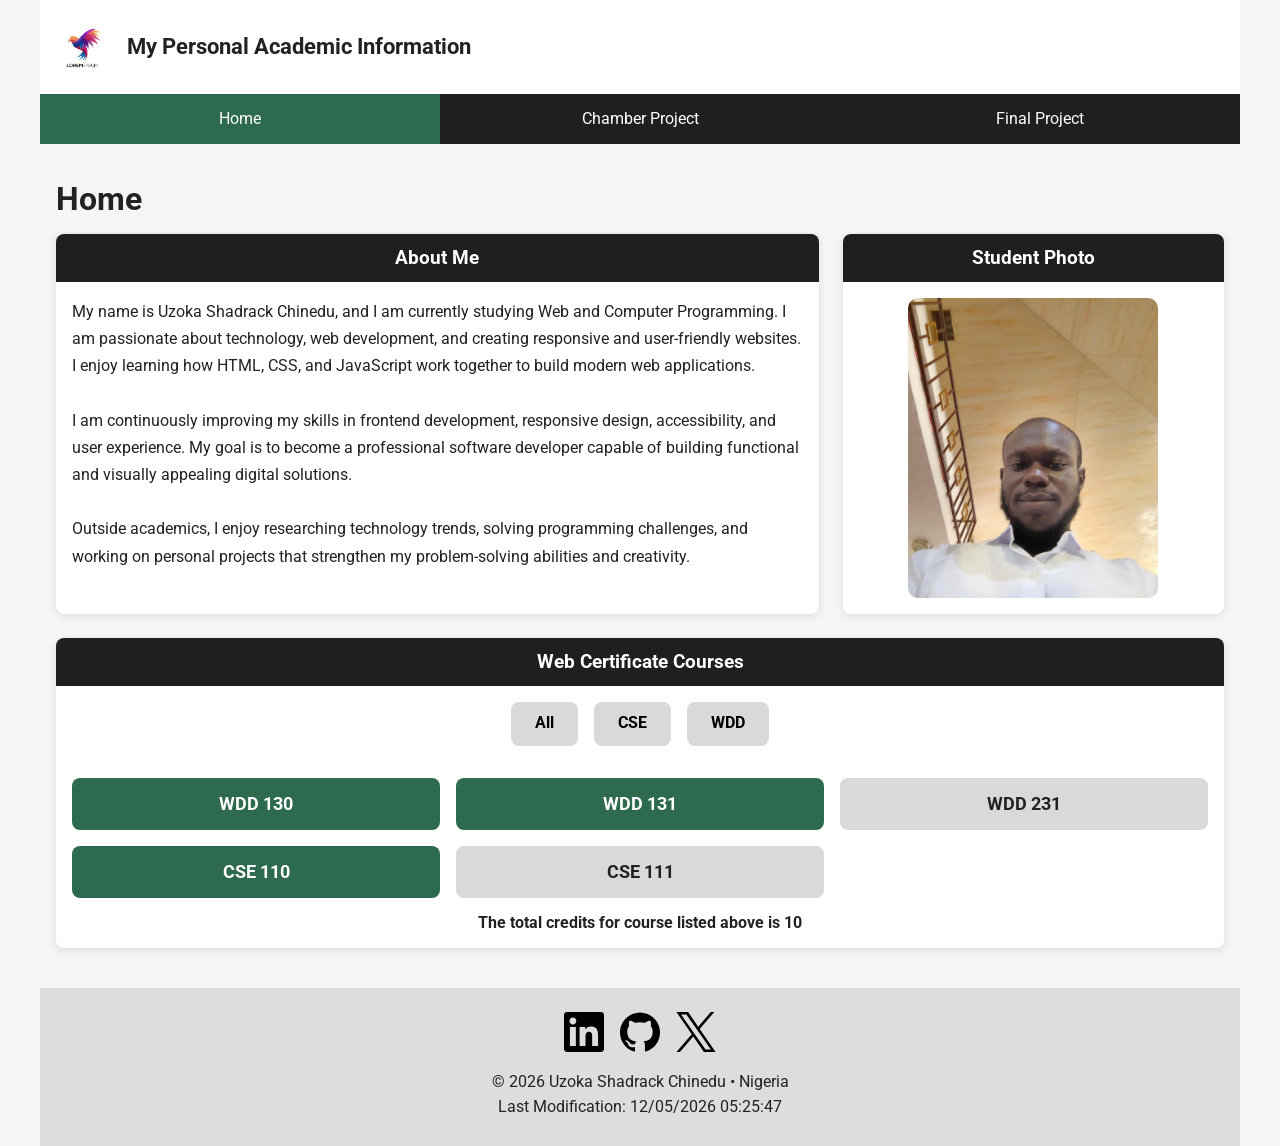
<file: index.html>
<!DOCTYPE html>
<html lang="en">

<head>
    <meta charset="UTF-8">
    <meta name="viewport" content="width=device-width, initial-scale=1.0">
    <meta name="description"
        content="WDD 231 Course Home Page that shows my complete academic pursuit as an online course">
    <meta name="author" content="Uzoka Shadrack Chinedu">

    <title>WDD 231 - Home Page</title>

    <link rel="preconnect" href="https://fonts.googleapis.com">
    <link rel="preconnect" href="https://fonts.gstatic.com" crossorigin>
    <link
        href="https://fonts.googleapis.com/css2?family=Merriweather:ital,opsz,wght@0,18..144,300..900;1,18..144,300..900&family=Roboto&family=Roboto+Mono:ital,wght@0,100;1,100&display=swap"
        rel="stylesheet">

    <link rel="stylesheet" href="styles/normalize.css">
    <link rel="stylesheet" href="styles/small.css">
    <link rel="stylesheet" href="styles/large.css">

    <script src="scripts/navigation.js" defer></script>
    <script src="scripts/date.js" defer></script>
    <script src="scripts/course.js" defer></script>
</head>

<body>

    <header>
        <div class="logo-box">
            <img src="images/logo.webp" alt="Site Logo" width="50" height="50">
            <span>My Personal Academic Information</span>
        </div>

        <button id="menu" aria-label="Menu"></button>
    </header>

    <nav>
        <ul class="navigation">
            <li><a href="index.html" class="active">Home</a></li>
            <li><a href="#">Chamber Project</a></li>
            <li><a href="#">Final Project</a></li>
        </ul>
    </nav>

    <main>

        <h1>Home</h1>

        <div class="top-section">

            <section class="card about">
                <h2>About Me</h2>
                <p>
                    My name is Uzoka Shadrack Chinedu, and I am currently studying Web and Computer Programming.
                    I am passionate about technology, web development, and creating responsive and
                    user-friendly websites. I enjoy learning how HTML, CSS, and JavaScript work together
                    to build modern web applications. <br><br>

                    I am continuously improving my skills in frontend development, responsive design,
                    accessibility, and user experience. My goal is to become a professional software
                    developer capable of building functional and visually appealing digital solutions. <br><br>

                    Outside academics, I enjoy researching technology trends, solving programming
                    challenges, and working on personal projects that strengthen my problem-solving
                    abilities and creativity.
                </p>
            </section>

            <section class="card photo">
                <h2>Student Photo</h2>
                <img src="images/profile.jpg" alt="Student Photo">
            </section>

        </div>

        <section class="courses-section">
            <h2>Web Certificate Courses</h2>

            <div class="buttons">
                <button id="all">All</button>
                <button id="cse">CSE</button>
                <button id="wdd">WDD</button>
            </div>

            <div id="course-container"></div>

            <p id="credits"></p>
        </section>

    </main>

    <footer>

        <div class="socials">
            <a href="https://linkedin.com" target="_blank">
                <img src="images/linkedin.svg" alt="LinkedIn">
            </a>

            <a href="https://github.com" target="_blank">
                <img src="images/github.svg" alt="GitHub">
            </a>

            <a href="https://twitter.com" target="_blank">
                <img src="images/xsocial.svg" alt="X">
            </a>
        </div>

        <p>
            &copy; <span id="currentyear"></span> Uzoka Shadrack Chinedu • Nigeria
        </p>

        <p id="lastModified"></p>

    </footer>

</body>

</html>
</file>
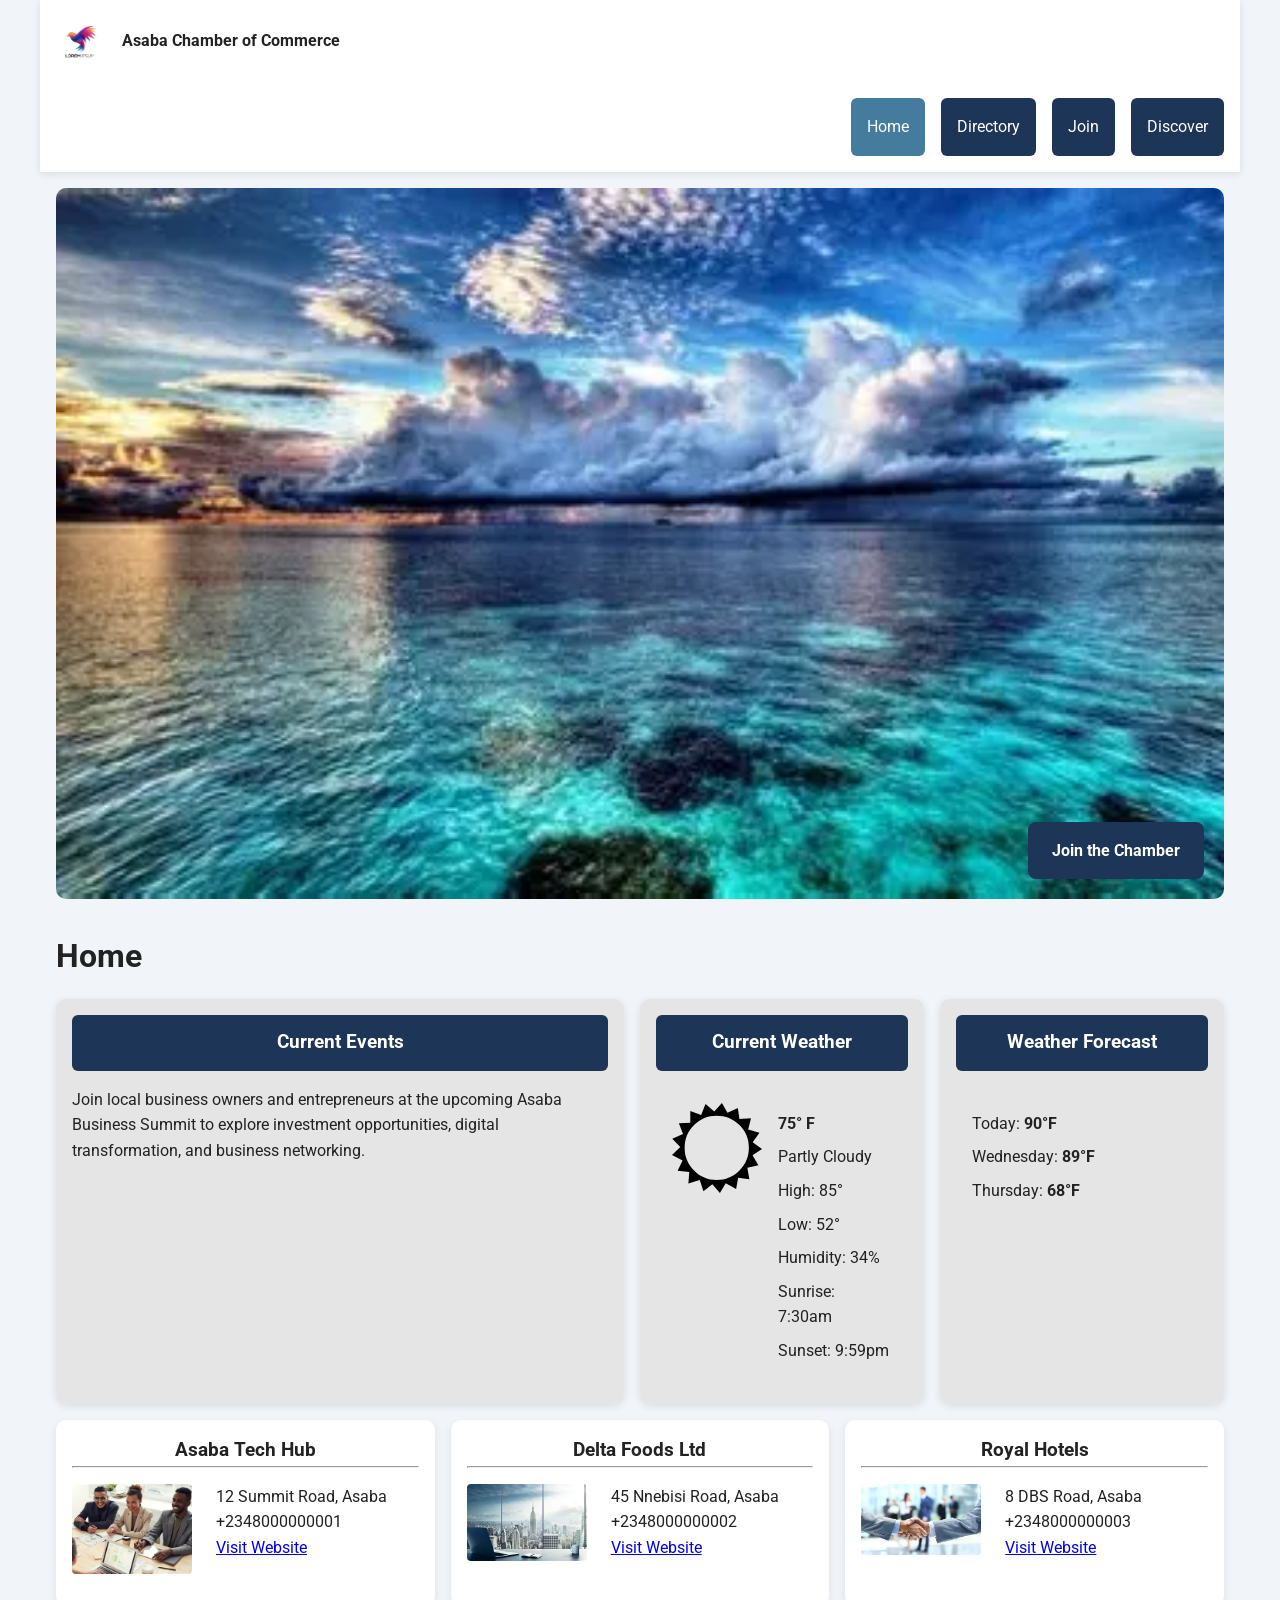
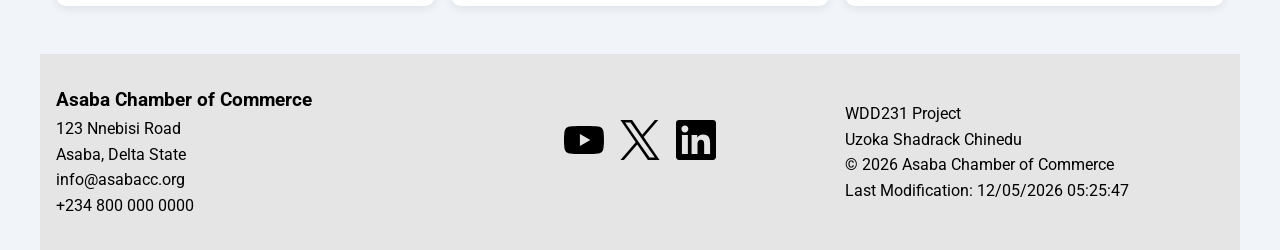
<file: chamber/index.html>
<!DOCTYPE html>
<html lang="en">

<head>
    <meta charset="UTF-8">
    <meta name="viewport" content="width=device-width, initial-scale=1.0">

    <title>Asaba Chamber of Commerce</title>

    <meta name="description" content="Asaba Chamber of Commerce supporting businesses and economic growth.">

    <meta name="author" content="Uzoka Shadrack Chinedu">

    <meta property="og:title" content="Asaba Chamber of Commerce Business Network">
    <meta property="og:description"
        content="Discover business opportunities, local events, networking, and economic growth through the Asaba Chamber of Commerce Community.">
    <meta property="og:image" content="https://shadygolden.github.io/wdd231/chamber/images/hero.webp">
    <meta property="og:url" content="https://shadygolden.github.io/wdd231/chamber/">

    <link rel="icon" type="image/webp" href="images/logo.webp">

    <link rel="stylesheet" href="styles/normalize.css">
    <link rel="stylesheet" href="styles/small.css">
    <link rel="stylesheet" href="styles/larger.css">

    <script src="scripts/navigation.js" defer></script>
    <script src="scripts/date.js" defer></script>
    <script src="scripts/weather.js" defer></script>
    <script src="scripts/spotlight.js" defer></script>

    <link rel="preconnect" href="https://fonts.googleapis.com">
    <link rel="preconnect" href="https://fonts.gstatic.com" crossorigin>
    <link
        href="https://fonts.googleapis.com/css2?family=Merriweather:ital,opsz,wght@0,18..144,300..900;1,18..144,300..900&family=Roboto&family=Roboto+Mono:ital,wght@0,100;1,100&display=swap"
        rel="stylesheet">
</head>

<body>

    <header>

        <div class="top-bar">

            <div class="logo-box">
                <img src="images/logo.webp" alt="Chamber Logo" width="50" height="50">
                <span>Asaba Chamber of Commerce</span>
            </div>

            <button id="menu" aria-labelledby="searchLabel"></button>
            <span id="searchLabel">Search</span>

        </div>

        <nav>
            <ul class="navigation">
                <li><a href="index.html" class="active">Home</a></li>
                <li><a href="directory.html">Directory</a></li>
                <li><a href="join.html">Join</a></li>
                <li><a href="discover.html">Discover</a></li>
            </ul>
        </nav>

    </header>

    <main>

        <section class="hero">

            <img src="images/hero.webp" alt="Business district in Asaba representing commerce and economic growth">

            <a href="join.html" class="cta-btn">Join the Chamber</a>

        </section>

        <h1>Home</h1>

        <div class="home-grid">

            <section class="card events">
                <h2>Current Events</h2>

                <p>
                    Join local business owners and entrepreneurs at the upcoming
                    Asaba Business Summit to explore investment opportunities,
                    digital transformation, and business networking.
                </p>
            </section>

            <section class="current-weather card">
                <h2>Current Weather</h2>

                <div class="weather-content">
                    <img src="images/sun-icon.svg" alt="Partly Cloudy Weather Icon" width="90" height="90">

                    <div class="weather-details">
                        <p><strong>75° F</strong></p>
                        <p>Partly Cloudy</p>
                        <p>High: 85°</p>
                        <p>Low: 52°</p>
                        <p>Humidity: 34%</p>
                        <p>Sunrise: 7:30am</p>
                        <p>Sunset: 9:59pm</p>
                    </div>
                </div>
            </section>

            <section class="weather-forecast card">
                <h2>Weather Forecast</h2>

                <div class="forecast-details">
                    <p>Today: <strong>90°F</strong></p>
                    <p>Wednesday: <strong>89°F</strong></p>
                    <p>Thursday: <strong>68°F</strong></p>
                </div>
            </section>

        </div>

        <section class="spotlights">

            <div id="spotlight-container"></div>

        </section>

    </main>

    <footer>

        <div>
            <h3>Asaba Chamber of Commerce</h3>
            <p>123 Nnebisi Road</p>
            <p>Asaba, Delta State</p>
            <p>info@asabacc.org</p>
            <p>+234 800 000 0000</p>
        </div>

        <div class="socials">

            <a href="https://youtube.com" target="_blank">
                <img src="images/youtube.svg" alt="YouTube icon">
            </a>

            <a href="https://twitter.com" target="_blank">
                <img src="images/xmedia.svg" alt="Xsocial icon">
            </a>

            <a href="https://linkedin.com" target="_blank">
                <img src="images/linkedin.svg" alt="LinkedIn icon">
            </a>

        </div>

        <div>
            <p>
                WDD231 Project <br>
                Uzoka Shadrack Chinedu <br>
                &copy; <span id="currentyear"></span> Asaba Chamber of Commerce
            </p>

            <p id="lastModified"></p>
        </div>

    </footer>

</body>

</html>
</file>
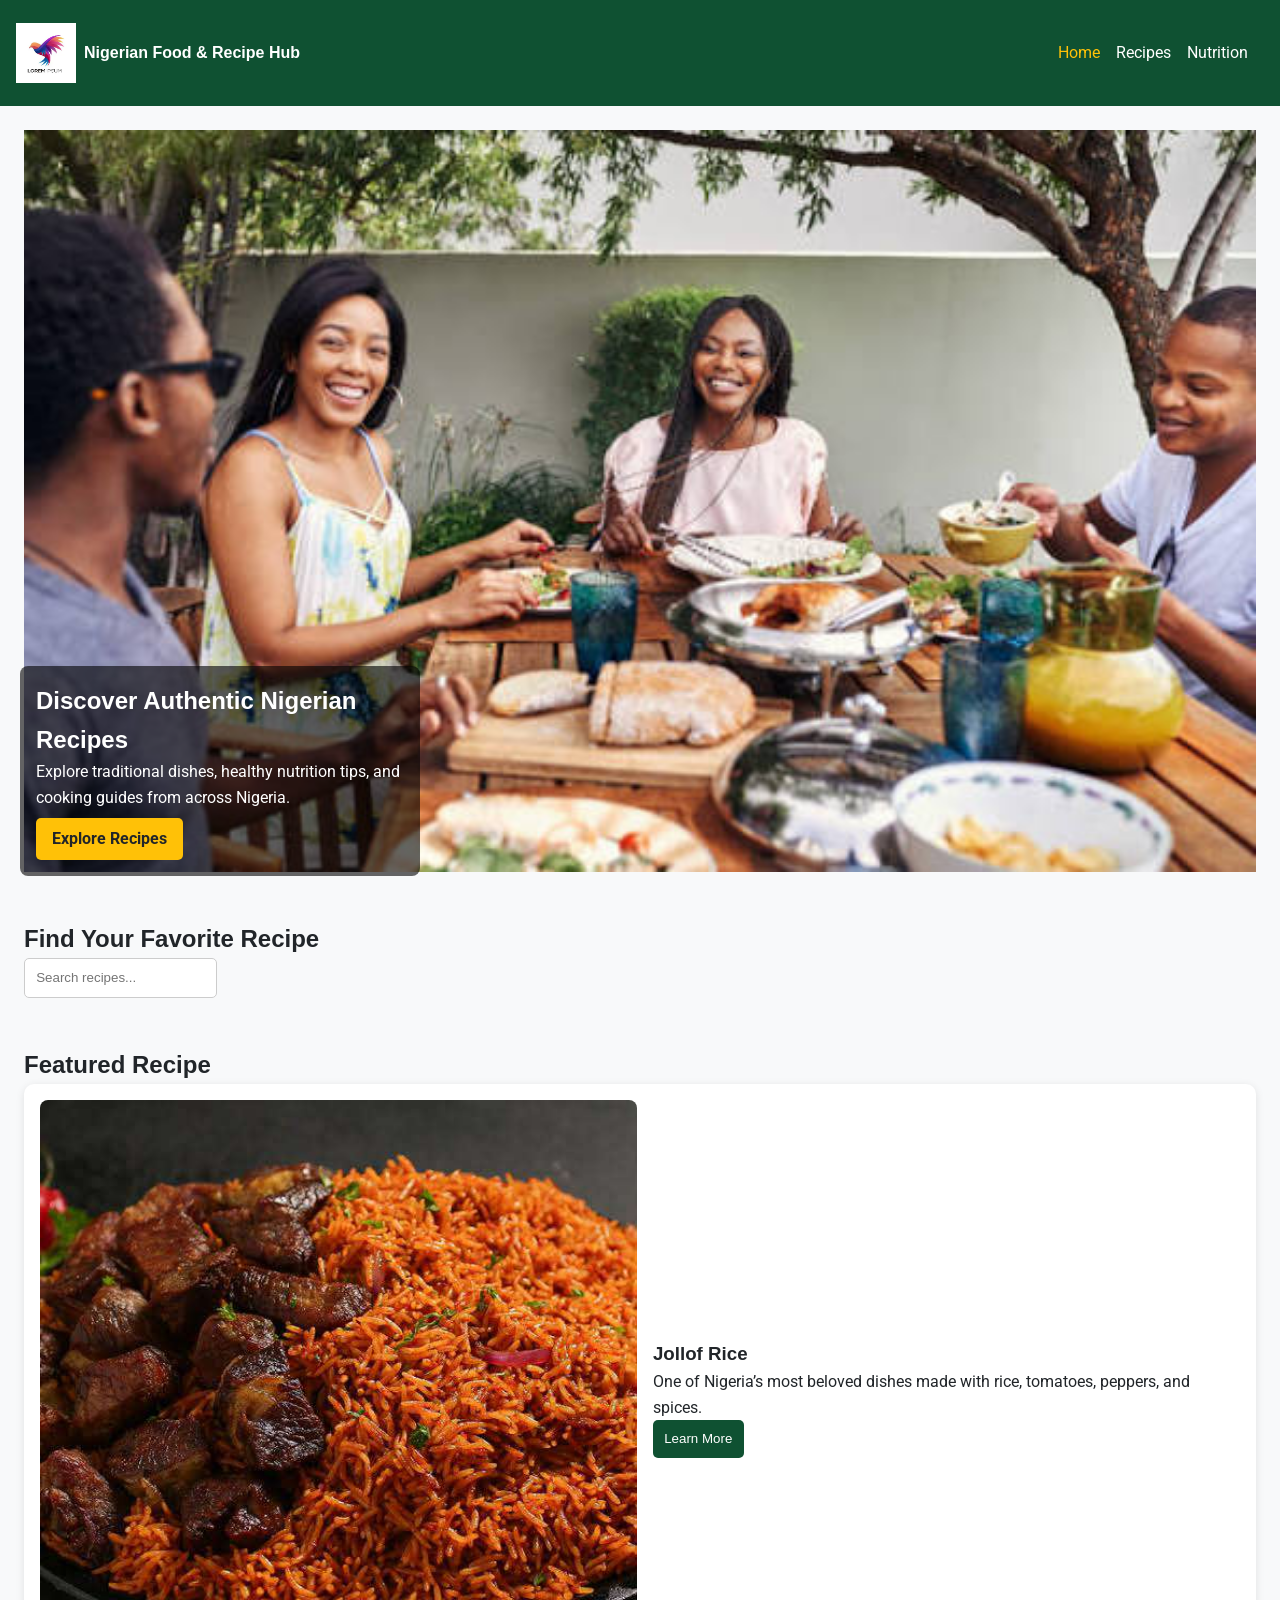
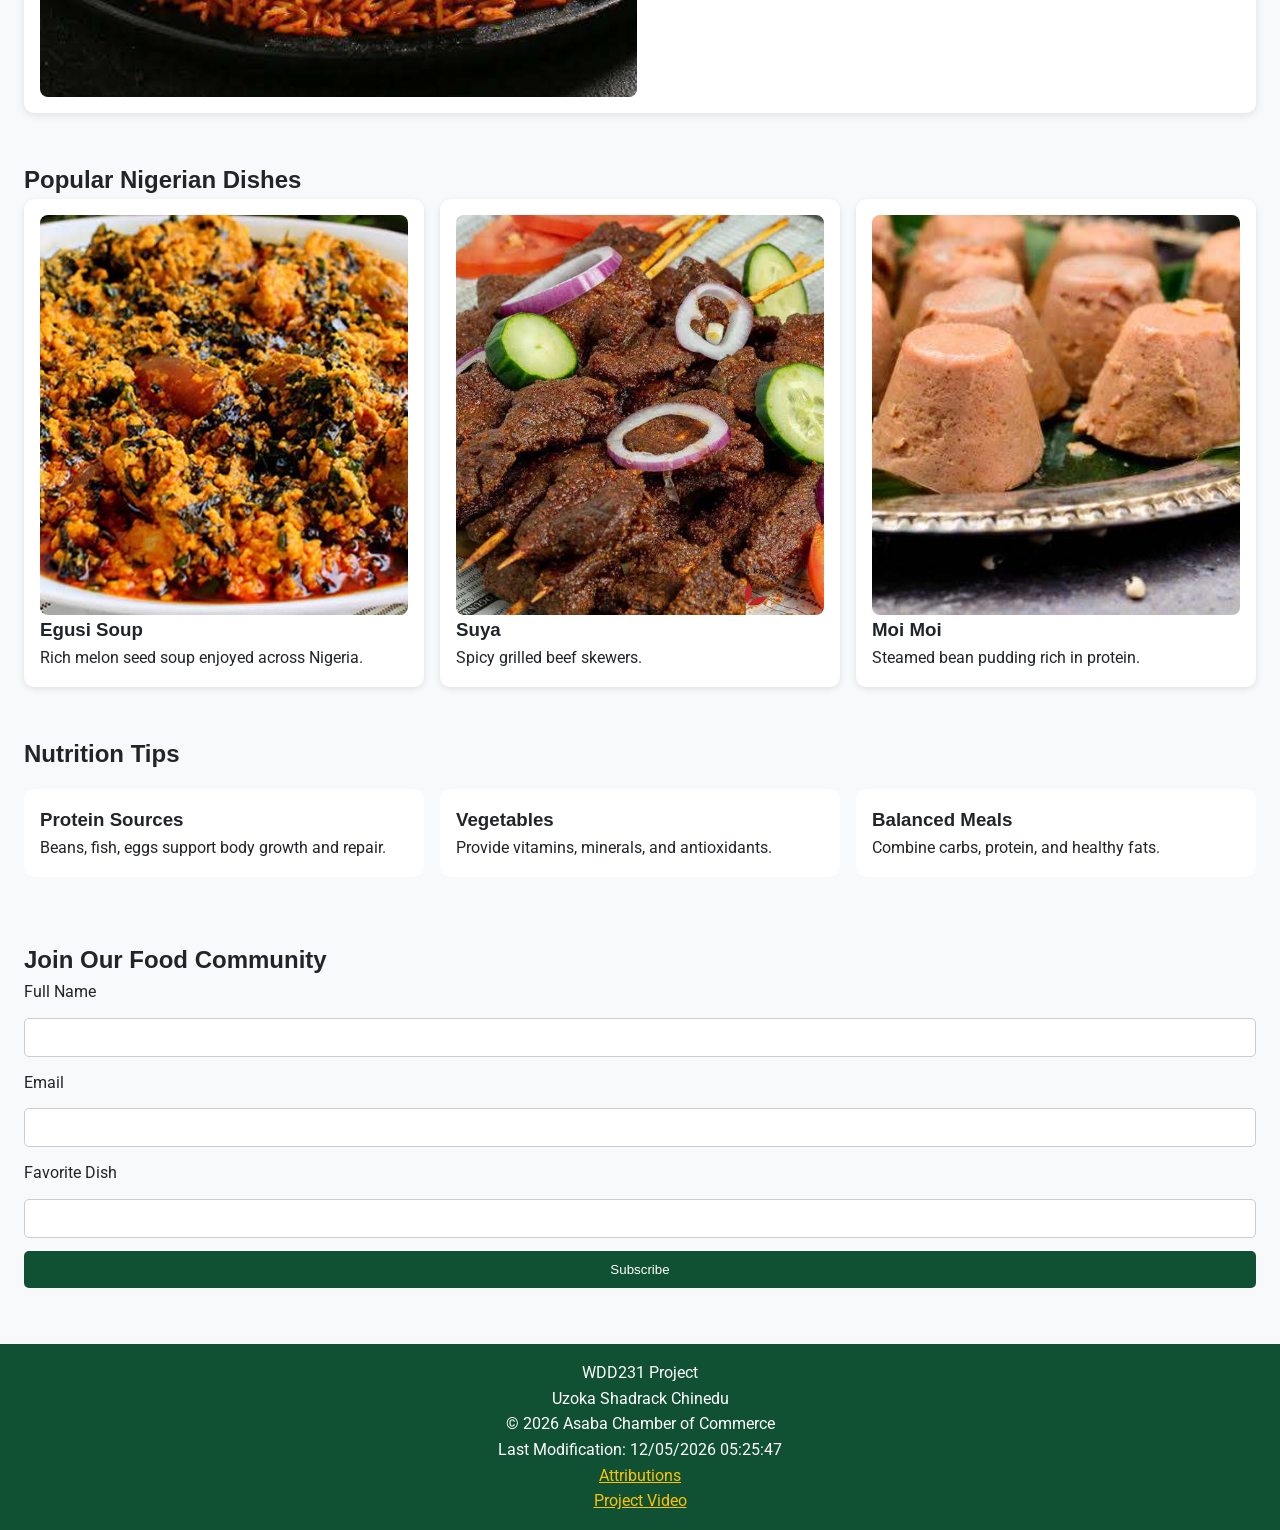
<file: finalproject/index.html>
<!DOCTYPE html>
<html lang="en">

<head>
    <meta charset="UTF-8">
    <meta name="viewport" content="width=device-width, initial-scale=1.0">

    <title>Nigerian Food & Recipe Hub | Home</title>

    <meta name="description"
        content="Discover authentic Nigerian recipes, cooking tips, nutritional information, and traditional dishes from across Nigeria.">

    <meta name="author" content="Uzoka Shadrack Chinedu">

    <!-- Open Graph -->
    <meta property="og:title" content="Explore authentic Nigeria recipes, cooking guides, and nutritional tips for traditional meals across Nigeria">
    <meta property="og:description" content="Explore authentic Nigerian recipes and healthy food tips.">
    <meta property="og:image" content="https://shadygolden.github.io/wdd231/finalproject/images/hero.jpeg">
    <meta property="og:url" content="https://shadygolden.github.io/wdd231/finalproject/">
    <meta property="og:type" content="website">

    <link rel="icon" type="image/webp" href="images/logo.webp">

    <link rel="preconnect" href="https://fonts.googleapis.com">
    <link rel="preconnect" href="https://fonts.gstatic.com" crossorigin>
    <link
        href="https://fonts.googleapis.com/css2?family=Merriweather:ital,opsz,wght@0,18..144,300..900;1,18..144,300..900&family=Roboto&family=Roboto+Mono:ital,wght@0,100;1,100&display=swap"
        rel="stylesheet">

    <script src="scripts/main.js" defer></script>
    <script src="scripts/date.js" defer></script>

    <link rel="stylesheet" href="styles/base.css">
    <link rel="stylesheet" href="styles/larger.css">
</head>

<body>

    <header>
        <div class="header-container">

            <div class="logo-container">
                <img src="images/logo.webp" alt="Nigerian Food Hub Logo" width="60" height="60">
                <span>Nigerian Food & Recipe Hub</span>
            </div>

            <button id="menuBtn" aria-label="Open navigation menu">☰</button>

            <nav id="navigation">
                <ul>
                    <li><a href="index.html" class="active">Home</a></li>
                    <li><a href="recipes.html">Recipes</a></li>
                    <li><a href="nutrition.html">Nutrition</a></li>
                </ul>
            </nav>

        </div>
    </header>

    <main>

        <!-- HERO -->
        <section class="hero">
            <img src="images/hero.jpeg" alt="Traditional Nigerian food dishes" loading="eager" width="1200">

            <div class="hero-content">
                <h1>Discover Authentic Nigerian Recipes</h1>
                <p>Explore traditional dishes, healthy nutrition tips, and cooking guides from across Nigeria.</p>
                <a href="recipes.html" class="cta-button">Explore Recipes</a>
            </div>
        </section>

        <!-- SEARCH -->
        <section class="search-section">
            <h2>Find Your Favorite Recipe</h2>
            <input type="search" id="recipeSearch" placeholder="Search recipes...">
        </section>

        <!-- FEATURED -->
        <section class="featured">
            <h2>Featured Recipe</h2>

            <div class="featured-card">
                <img src="images/jollof.jpg" alt="Jollof Rice" loading="lazy">

                <div>
                    <h3>Jollof Rice</h3>
                    <p>One of Nigeria’s most beloved dishes made with rice, tomatoes, peppers, and spices.</p>
                    <button id="featuredBtn">Learn More</button>
                </div>
            </div>
        </section>

        <!-- POPULAR -->
        <section class="popular-recipes">
            <h2>Popular Nigerian Dishes</h2>

            <div class="recipe-grid">

                <article class="recipe-card">
                    <img src="images/egusi.jpg" alt="Egusi Soup" loading="lazy">
                    <h3>Egusi Soup</h3>
                    <p>Rich melon seed soup enjoyed across Nigeria.</p>
                </article>

                <article class="recipe-card">
                    <img src="images/suya.jpg" alt="Suya" loading="lazy">
                    <h3>Suya</h3>
                    <p>Spicy grilled beef skewers.</p>
                </article>

                <article class="recipe-card">
                    <img src="images/moimoi.jpg" alt="Moi Moi" loading="lazy">
                    <h3>Moi Moi</h3>
                    <p>Steamed bean pudding rich in protein.</p>
                </article>

            </div>
        </section>

        <!-- NUTRITION -->
        <section class="nutrition-preview">
            <h2>Nutrition Tips</h2>

            <div class="tips-grid">
                <article>
                    <h3>Protein Sources</h3>
                    <p>Beans, fish, eggs support body growth and repair.</p>
                </article>

                <article>
                    <h3>Vegetables</h3>
                    <p>Provide vitamins, minerals, and antioxidants.</p>
                </article>

                <article>
                    <h3>Balanced Meals</h3>
                    <p>Combine carbs, protein, and healthy fats.</p>
                </article>
            </div>
        </section>

        <!-- NEWSLETTER FORM -->
        <section class="newsletter">
            <h2>Join Our Food Community</h2>

            <form action="thankyou.html" method="get">

                <label>Full Name</label>
                <input type="text" name="fullname" required>

                <label>Email</label>
                <input type="email" name="email" required>

                <label>Favorite Dish</label>
                <input type="text" name="favorite" required>

                <button type="submit">Subscribe</button>

            </form>
        </section>

    </main>

    <!-- MODAL -->
    <dialog id="recipeModal">
        <h2>Jollof Rice</h2>
        <p>
            A classic Nigerian rice dish cooked with tomatoes, peppers, onions, and spices.
        </p>
        <button id="closeModal">Close</button>
    </dialog>

    <footer>
        <div>
            <p>
                WDD231 Project <br>
                Uzoka Shadrack Chinedu <br>
                &copy; <span id="currentyear"></span> Asaba Chamber of Commerce
            </p>

            <p id="lastModified"></p>
        </div>

        <p><a href="attributions.html">Attributions</a></p>

        <p><a href="https://www.loom.com/share/ffa0db78514a4473a27d078d0064df47" target="_blank" rel="noopener">Project Video</a></p>
    </footer>


</body>

</html>
</file>
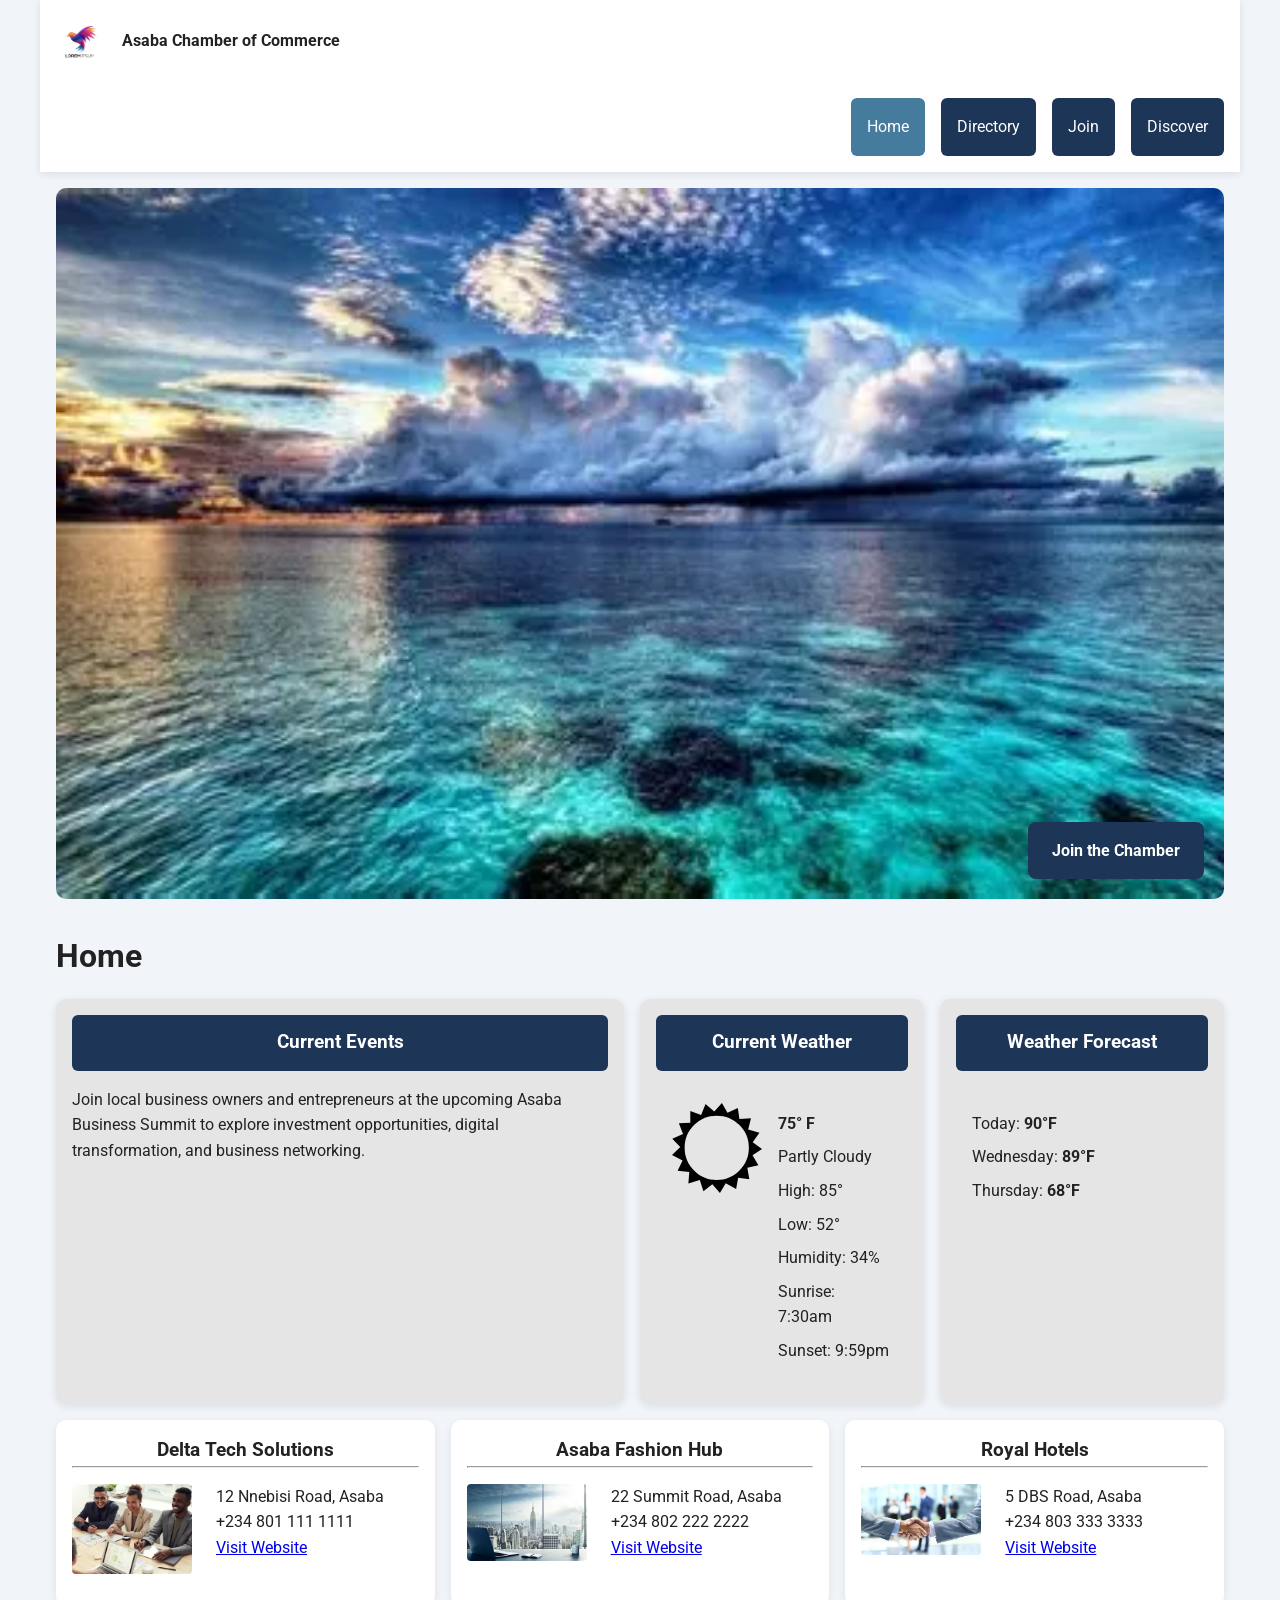
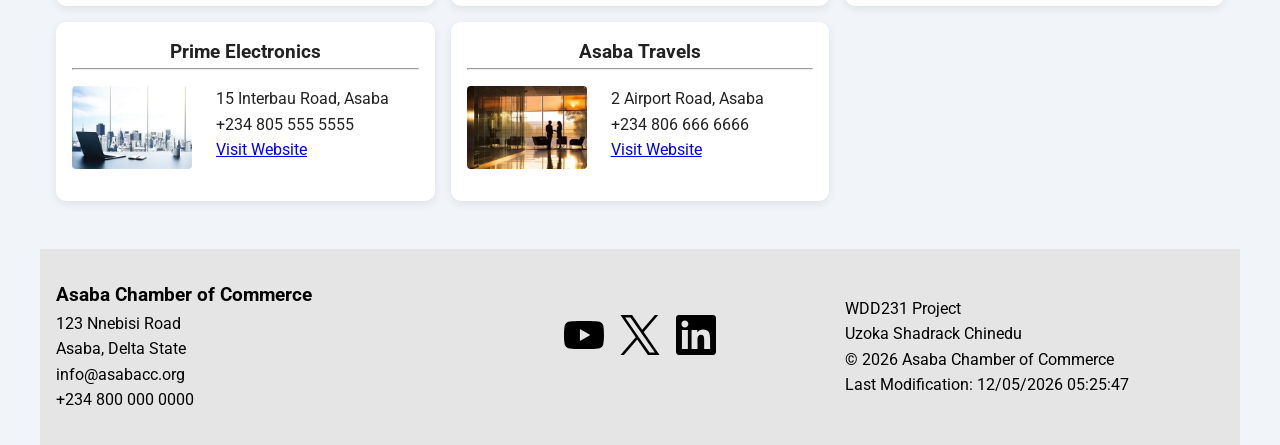
<file: chamber/directory.html>
<!DOCTYPE html>
<html lang="en">

<head>
    <meta charset="UTF-8">
    <meta name="viewport" content="width=device-width, initial-scale=1.0">

    <title>Asaba Chamber of Commerce Directory</title>

    <meta name="description" content="Asaba Chamber of Commerce Directory Page done by shadrack as a class work">
    <meta name="author" content="Uzoka Shadrack Chinedu">

    <!-- FACEBOOK META -->
    <meta property="og:title" content="Asaba Chamber of Commerce for all business purposes online">
    <meta property="og:description" content="Business directory for Asaba Chamber of Commerce course work">
    <meta property="og:image" content="https://upload.wikimedia.org/wikipedia/commons/4/44/Microsoft_logo.svg">
    <meta property="og:url" content="https://shadygolden.github.io/wdd231/chamber/directory.html">

    <!-- GOOGLE FONT -->
    <link rel="preconnect" href="https://fonts.googleapis.com">
    <link rel="preconnect" href="https://fonts.gstatic.com" crossorigin>
    <link
        href="https://fonts.googleapis.com/css2?family=Merriweather:ital,opsz,wght@0,18..144,300..900;1,18..144,300..900&family=Roboto&family=Roboto+Mono:ital,wght@0,100;1,100&display=swap"
        rel="stylesheet">

    <link rel="icon" type="image/webp" href="images/logo.webp">

    <!-- CSS -->
    <link rel="stylesheet" href="styles/normalize.css">
    <link rel="stylesheet" href="styles/small.css">
    <link rel="stylesheet" href="styles/larger.css">

    <!-- JS -->
    <script src="scripts/navigation.js" defer></script>
    <script src="scripts/date.js" defer></script>
    <script src="scripts/members.js" defer></script>
    
</head>

<body>

    <header>

        <div class="top-bar">

            <div class="logo-box">
                <img src="images/logo.webp" alt="Chamber Logo" width="50" height="50">
                <span>Asaba Chamber of Commerce</span>
            </div>

            <button id="menu" aria-labelledby="searchLabel"></button>
            <span id="searchLabel">Search</span>

        </div>

        <nav>
            <ul class="navigation">
                <li><a href="index.html" class="active">Home</a></li>
                <li><a href="directory.html">Directory</a></li>
                <li><a href="join.html">Join</a></li>
                <li><a href="discover.html">Discover</a></li>
            </ul>
        </nav>

    </header>

    <main>

        <section class="hero">

            <img src="images/hero.webp" alt="Business district in Asaba representing commerce and economic growth">

            <a href="join.html" class="cta-btn">Join the Chamber</a>

        </section>

        <h1>Home</h1>

        <div class="home-grid">

            <section class="card events">
                <h2>Current Events</h2>

                <p>
                    Join local business owners and entrepreneurs at the upcoming
                    Asaba Business Summit to explore investment opportunities,
                    digital transformation, and business networking.
                </p>
            </section>

            <section class="current-weather card">
                <h2>Current Weather</h2>

                <div class="weather-content">
                    <img src="images/sun-icon.svg" alt="Partly Cloudy Weather Icon" width="90" height="90">

                    <div class="weather-details">
                        <p><strong>75° F</strong></p>
                        <p>Partly Cloudy</p>
                        <p>High: 85°</p>
                        <p>Low: 52°</p>
                        <p>Humidity: 34%</p>
                        <p>Sunrise: 7:30am</p>
                        <p>Sunset: 9:59pm</p>
                    </div>
                </div>
            </section>

            <section class="weather-forecast card">
                <h2>Weather Forecast</h2>

                <div class="forecast-details">
                    <p>Today: <strong>90°F</strong></p>
                    <p>Wednesday: <strong>89°F</strong></p>
                    <p>Thursday: <strong>68°F</strong></p>
                </div>
            </section>

        </div>

        <section class="spotlights">

            <div id="spotlight-container"></div>

        </section>

    </main>

    <footer>

        <div>
            <h3>Asaba Chamber of Commerce</h3>
            <p>123 Nnebisi Road</p>
            <p>Asaba, Delta State</p>
            <p>info@asabacc.org</p>
            <p>+234 800 000 0000</p>
        </div>

        <div class="socials">

            <a href="https://youtube.com" target="_blank">
                <img src="images/youtube.svg" alt="YouTube icon">
            </a>

            <a href="https://twitter.com" target="_blank">
                <img src="images/xmedia.svg" alt="Xsocial icon">
            </a>

            <a href="https://linkedin.com" target="_blank">
                <img src="images/linkedin.svg" alt="LinkedIn icon">
            </a>

        </div>

        <div>
            <p>
                WDD231 Project <br>
                Uzoka Shadrack Chinedu <br>
                &copy; <span id="currentyear"></span> Asaba Chamber of Commerce 
            </p>

            <p id="lastModified"></p>
        </div>

    </footer>

</body>

</html>
</file>
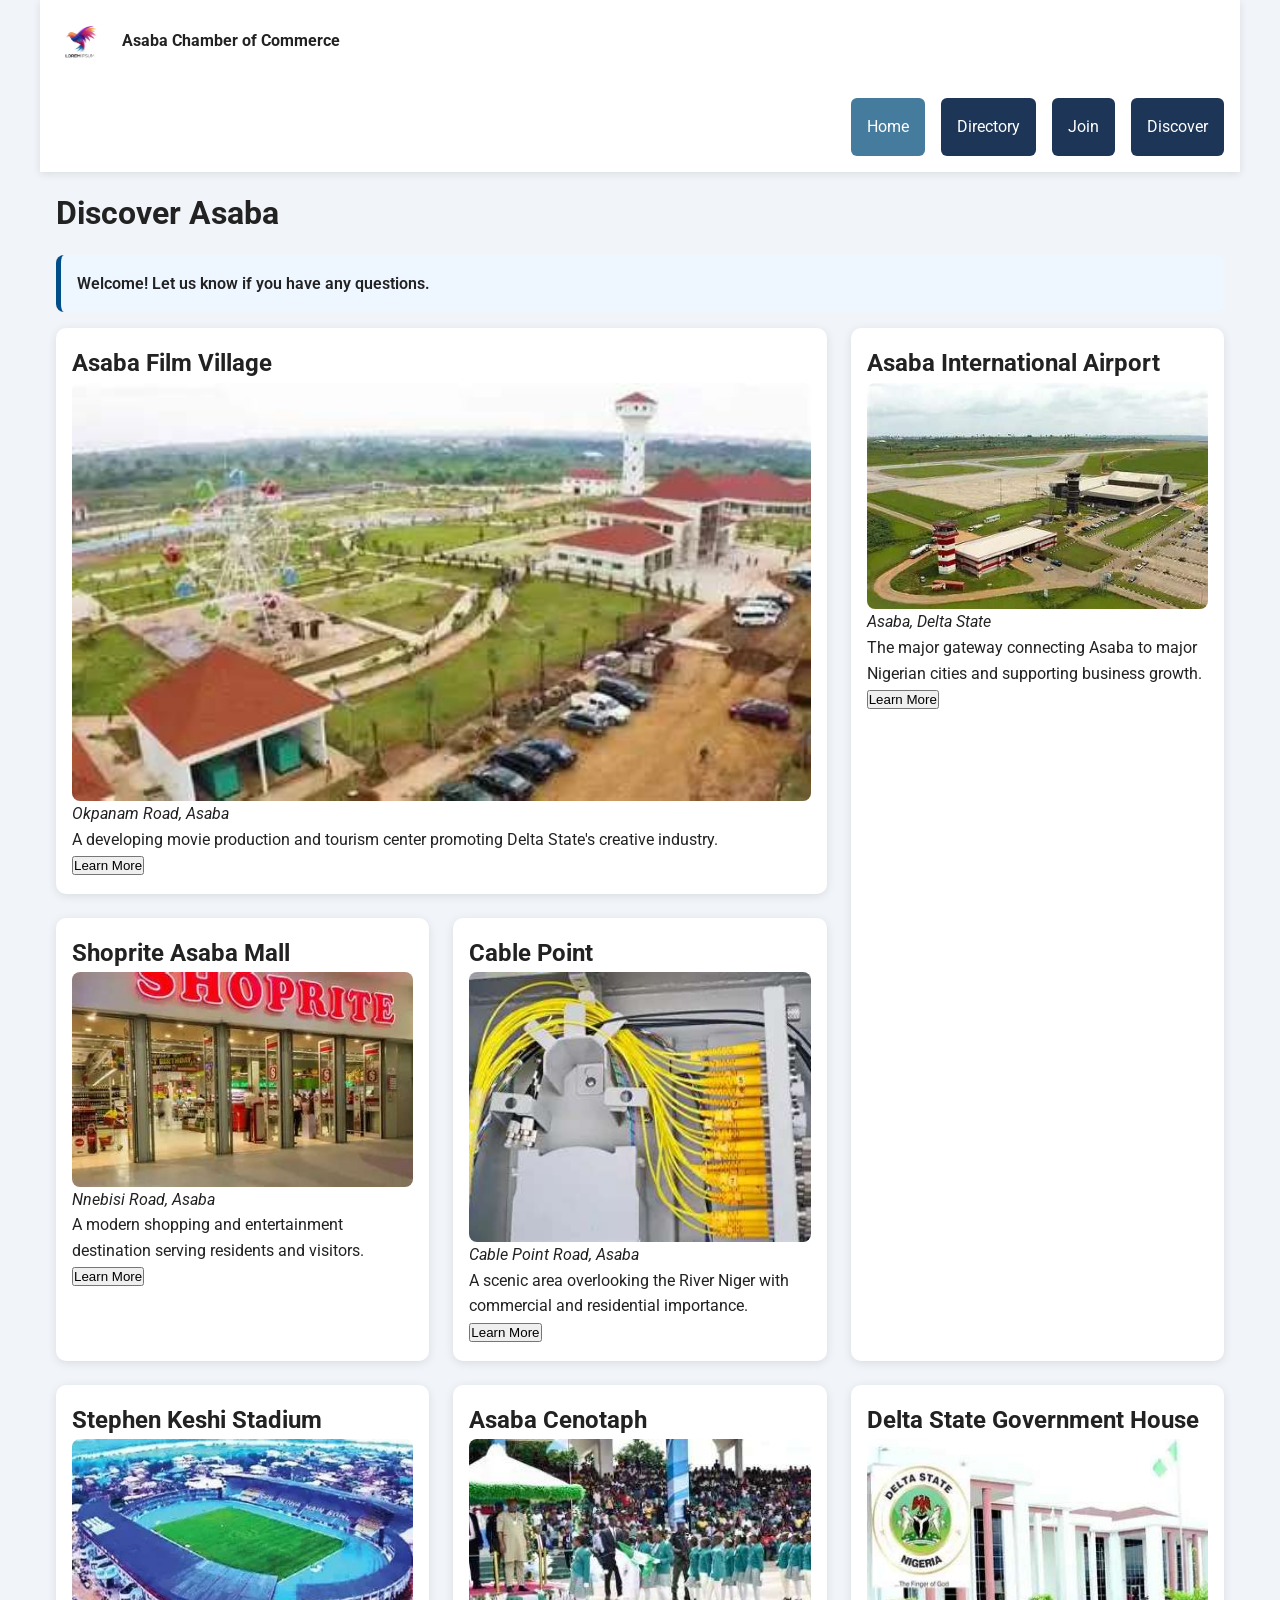
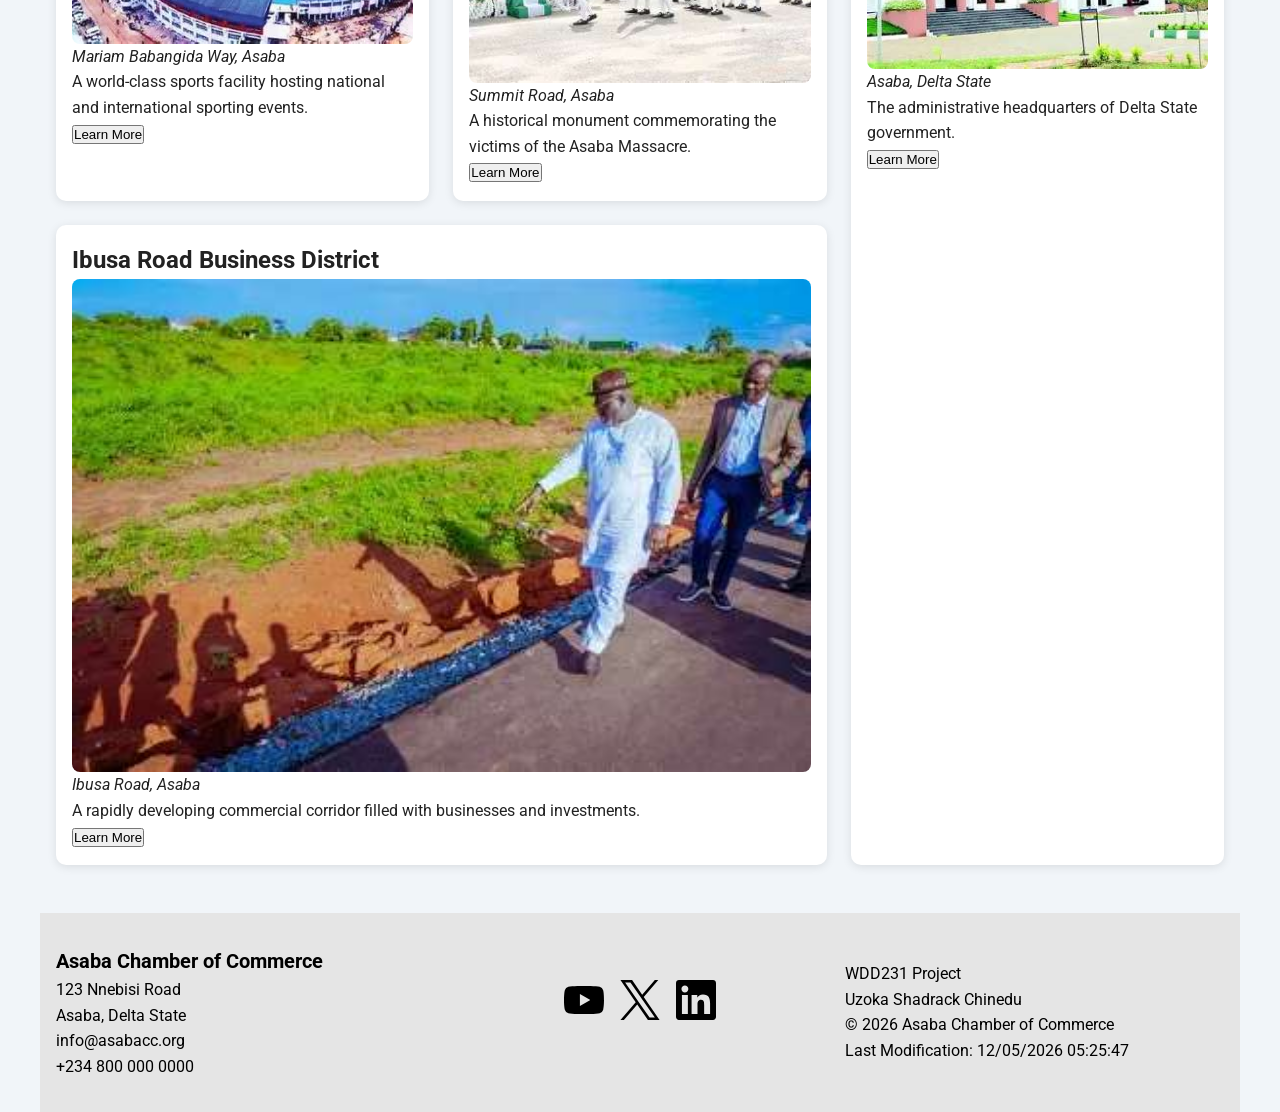
<file: chamber/discover.html>
<!DOCTYPE html>
<html lang="en">

<head>
    <meta charset="UTF-8">
    <meta name="viewport" content="width=device-width, initial-scale=1.0">

    <title>Discover Asaba | Asaba Chamber of Commerce</title>

    <meta name="description" content="Asaba Chamber of Commerce supporting businesses and economic growth.">

    <meta name="author" content="Uzoka Shadrack Chinedu">

    <meta property="og:title" content="Asaba Chamber of Commerce Business Network">
    <meta property="og:description"
        content="Discover business opportunities, local events, networking, and economic growth through the Asaba Chamber of Commerce Community.">
    <meta property="og:image" content="https://shadygolden.github.io/wdd231/chamber/images/hero.webp">
    <meta property="og:url" content="https://shadygolden.github.io/wdd231/chamber/">

    <link rel="icon" type="image/webp" href="images/logo.webp">

    <link rel="stylesheet" href="styles/normalize.css">
    <link rel="stylesheet" href="styles/small.css">
    <link rel="stylesheet" href="styles/medium.css">
    <link rel="stylesheet" href="styles/larger.css">
    

    <script src="scripts/navigation.js" defer></script>
    <script src="scripts/date.js" defer></script>
    <script src="scripts/weather.js" defer></script>
    <script type="module" src="scripts/discover.js" ></script>

    <link rel="preconnect" href="https://fonts.googleapis.com">
    <link rel="preconnect" href="https://fonts.gstatic.com" crossorigin>
    <link
        href="https://fonts.googleapis.com/css2?family=Merriweather:ital,opsz,wght@0,18..144,300..900;1,18..144,300..900&family=Roboto&family=Roboto+Mono:ital,wght@0,100;1,100&display=swap"
        rel="stylesheet">
</head>

<body>

    <header>

        <div class="top-bar">

            <div class="logo-box">
                <img src="images/logo.webp" alt="Chamber Logo" width="50" height="50">
                <span>Asaba Chamber of Commerce</span>
            </div>

            <button id="menu" aria-labelledby="searchLabel"></button>
            <span id="searchLabel">Search</span>

        </div>

        <nav>
            <ul class="navigation">
                <li><a href="index.html" class="active">Home</a></li>
                <li><a href="directory.html">Directory</a></li>
                <li><a href="join.html">Join</a></li>
                <li><a href="discover.html">Discover</a></li>
            </ul>
        </nav>

    </header>
    <main>
        <h1>Discover Asaba</h1>

        <section id="visit-message"></section>

        <section class="discover-grid" id="discoverCards"></section>
    </main>

    <footer>

        <div>
            <h2 id="divvh2">Asaba Chamber of Commerce</h2>
            <p>123 Nnebisi Road</p>
            <p>Asaba, Delta State</p>
            <p>info@asabacc.org</p>
            <p>+234 800 000 0000</p>
        </div>

        <div class="socials">

            <a href="https://youtube.com" target="_blank">
                <img src="images/youtube.svg" alt="YouTube icon">
            </a>

            <a href="https://twitter.com" target="_blank">
                <img src="images/xmedia.svg" alt="Xsocial icon">
            </a>

            <a href="https://linkedin.com" target="_blank">
                <img src="images/linkedin.svg" alt="LinkedIn icon">
            </a>

        </div>

        <div>
            <p>
                WDD231 Project <br>
                Uzoka Shadrack Chinedu <br>
                &copy; <span id="currentyear"></span> Asaba Chamber of Commerce
            </p>

            <p id="lastModified"></p>
        </div>

    </footer>

</body>

</html>
</file>
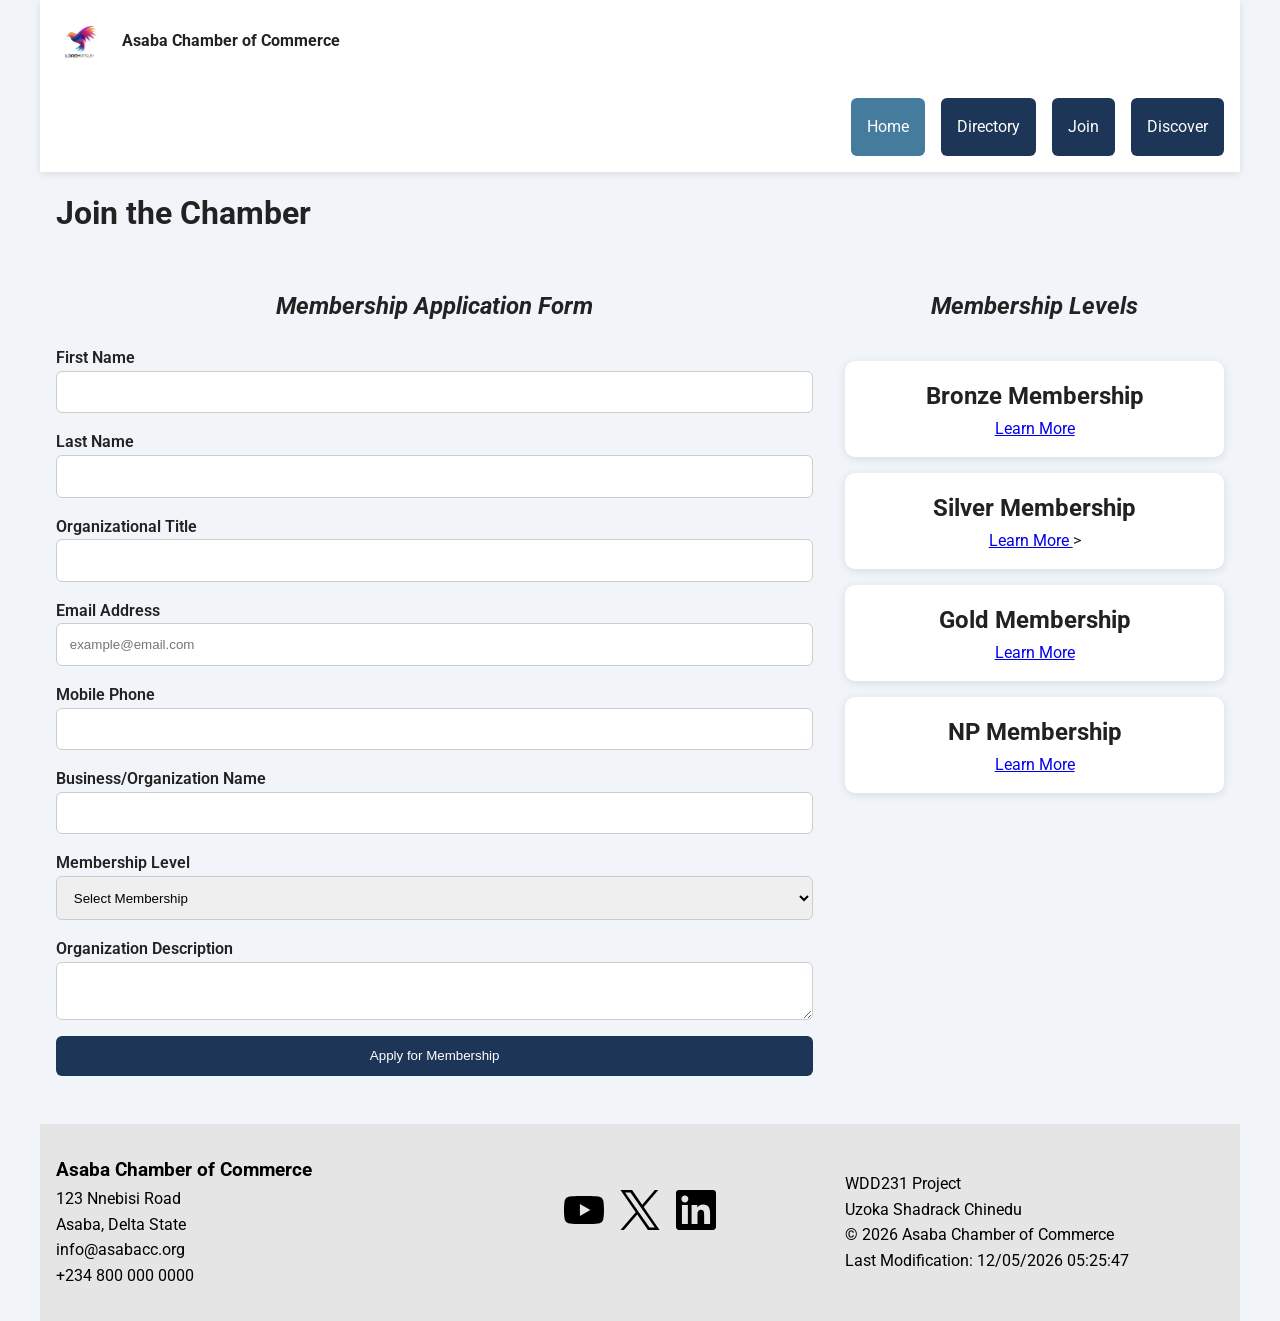
<file: chamber/join.html>
<!DOCTYPE html>
<html lang="en">

<head>
    <meta charset="UTF-8">
    <meta name="viewport" content="width=device-width, initial-scale=1.0">

    <title>Join Asaba Chamber of Commerce</title>

    <meta name="description" content="Asaba Chamber of Commerce supporting businesses and economic growth.">

    <meta name="author" content="Uzoka Shadrack Chinedu">

    <meta property="og:title" content="Join Asaba Chamber of Commerce Business Network">
    <meta property="og:description"
        content="Join the Asaba Chamber of Commerce to connect with local businesses, discover community events, expand your network, and support economic growth in Asaba.">
    <meta property="og:image" content="https://shadygolden.github.io/wdd231/chamber/images/hero.webp">
    <meta property="og:url" content="https://shadygolden.github.io/wdd231/chamber/">

    <link rel="icon" type="image/webp" href="images/logo.webp">

    <link rel="stylesheet" href="styles/normalize.css">
    <link rel="stylesheet" href="styles/small.css">
    <link rel="stylesheet" href="styles/larger.css">

    <script src="scripts/navigation.js" defer></script>
    <script src="scripts/date.js" defer></script>
    <script src="scripts/weather.js" defer></script>
    <script src="scripts/join.js" defer></script>

    <link rel="preconnect" href="https://fonts.googleapis.com">
    <link rel="preconnect" href="https://fonts.gstatic.com" crossorigin>
    <link
        href="https://fonts.googleapis.com/css2?family=Merriweather:ital,opsz,wght@0,18..144,300..900;1,18..144,300..900&family=Roboto&family=Roboto+Mono:ital,wght@0,100;1,100&display=swap"
        rel="stylesheet">
</head>

<body>

    <header>

        <div class="top-bar">

            <div class="logo-box">
                <img src="images/logo.webp" alt="Chamber Logo" width="50" height="50">
                <span>Asaba Chamber of Commerce</span>
            </div>

            <button id="menu" aria-labelledby="searchLabel"></button>
            <span id="searchLabel">Search</span>

        </div>

        <nav>
            <ul class="navigation">
                <li><a href="index.html" class="active">Home</a></li>
                <li><a href="directory.html">Directory</a></li>
                <li><a href="join.html">Join</a></li>
                <li><a href="discover.html">Discover</a></li>
            </ul>
        </nav>

    </header>


    <main class="join-main">
        <h1 id="joinh1">Join the Chamber</h1>

        <section class="form-section">
            <h2 id="firsth2" class="myh2">Membership Application Form</h2>


            <form method="get" action="thankyou.html">

                <label>
                    First Name
                    <input type="text" name="firstname" title="Enter your first name" autocomplete="given-name"
                        required>
                </label>

                <label>
                    Last Name
                    <input type="text" name="lastname" title="Enter your last name" autocomplete="family-name" required>
                </label>

                <label>
                    Organizational Title
                    <input type="text" name="organizationtitle" title="Enter your organization title"
                        autocomplete="organization-title" pattern="[A-Za-z\\-\\s]{7,}" required>
                </label>

                <label>
                    Email Address
                    <input type="email" name="email" title="Enter your email address" autocomplete="email"
                        placeholder="example@email.com" required>
                </label>

                <label>
                    Mobile Phone
                    <input type="tel" name="phone" title="Enter your mobile number" autocomplete="tel" required>
                </label>

                <label>
                    Business/Organization Name
                    <input type="text" name="organization" title="Enter your organization name"
                        autocomplete="organization" required>
                </label>

                <label>
                    Membership Level
                    <select name="membership" required>

                        <option value="">Select Membership</option>
                        <option value="np">NP Membership</option>
                        <option value="bronze">Bronze Membership</option>
                        <option value="silver">Silver Membership</option>
                        <option value="gold">Gold Membership</option>

                    </select>
                </label>

                <label>
                    Organization Description
                    <textarea name="description" title="Describe your organization"></textarea>
                </label>

                <input type="hidden" id="timestamp" name="timestamp">

                <input type="submit" value="Apply for Membership" class="submit-btn">

            </form>

        </section>

        <section class="membership-cards">
            <h2 id="secondh2" class="myh2">Membership Levels</h2>

            <div class="membership-card bronze">
                <h2>Bronze Membership</h2>
                <a href="#" class="modal-link" data-modal="bronzeModal">
                    Learn More
                </a>
            </div>

            <div class="membership-card silver">
                <h2>Silver Membership</h2>
                <a href="#" class="modal-link" data-modal="silverModal">
                    Learn More
                </a>>
            </div>

            <div class="membership-card gold">
                <h2>Gold Membership</h2>
                <a href="#" class="modal-link" data-modal="goldModal">
                    Learn More
                </a>
            </div>

            <div class="membership-card np">
                <h2>NP Membership</h2>
                <a href="#" class="modal-link" data-modal="npModal">
                    Learn More
                </a>
            </div>

        </section>


    </main>
    <dialog id="bronzeModal">
        <h2>Bronze Membership Benefits</h2>
        <ul>
            <li>Business listing</li>
            <li>Community networking</li>
            <li>Monthly newsletters</li>
        </ul>


        <button class="close-modal">Close</button>


    </dialog>

    <dialog id="silverModal">
        <h2>Silver Membership Benefits</h2>
        <ul>
            <li>Everything in Bronze</li>
            <li>Training workshops</li>
            <li>Event discounts</li>
        </ul>


        <button class="close-modal">Close</button>


    </dialog>

    <dialog id="goldModal">
        <h2>Gold Membership Benefits</h2>
        <ul>
            <li>Everything in Silver</li>
            <li>Homepage spotlight advertising</li>
            <li>Premium event sponsorship</li>
        </ul>


        <button class="close-modal">Close</button>


    </dialog>

    <dialog id="npModal">
        <h2>NP Membership Benefits</h2>
        <ul>
            <li>Free membership</li>
            <li>Community event access</li>
            <li>Local partnership opportunities</li>
        </ul>


        <button class="close-modal">Close</button>


    </dialog>

    <footer>

        <div>
            <h3>Asaba Chamber of Commerce</h3>
            <p>123 Nnebisi Road</p>
            <p>Asaba, Delta State</p>
            <p>info@asabacc.org</p>
            <p>+234 800 000 0000</p>
        </div>

        <div class="socials">

            <a href="https://youtube.com" target="_blank">
                <img src="images/youtube.svg" alt="YouTube icon">
            </a>

            <a href="https://twitter.com" target="_blank">
                <img src="images/xmedia.svg" alt="Xsocial icon">
            </a>

            <a href="https://linkedin.com" target="_blank">
                <img src="images/linkedin.svg" alt="LinkedIn icon">
            </a>

        </div>

        <div>
            <p>
                WDD231 Project <br>
                Uzoka Shadrack Chinedu <br>
                &copy; <span id="currentyear"></span> Asaba Chamber of Commerce
            </p>

            <p id="lastModified"></p>
        </div>

    </footer>

</body>

</html>
</file>
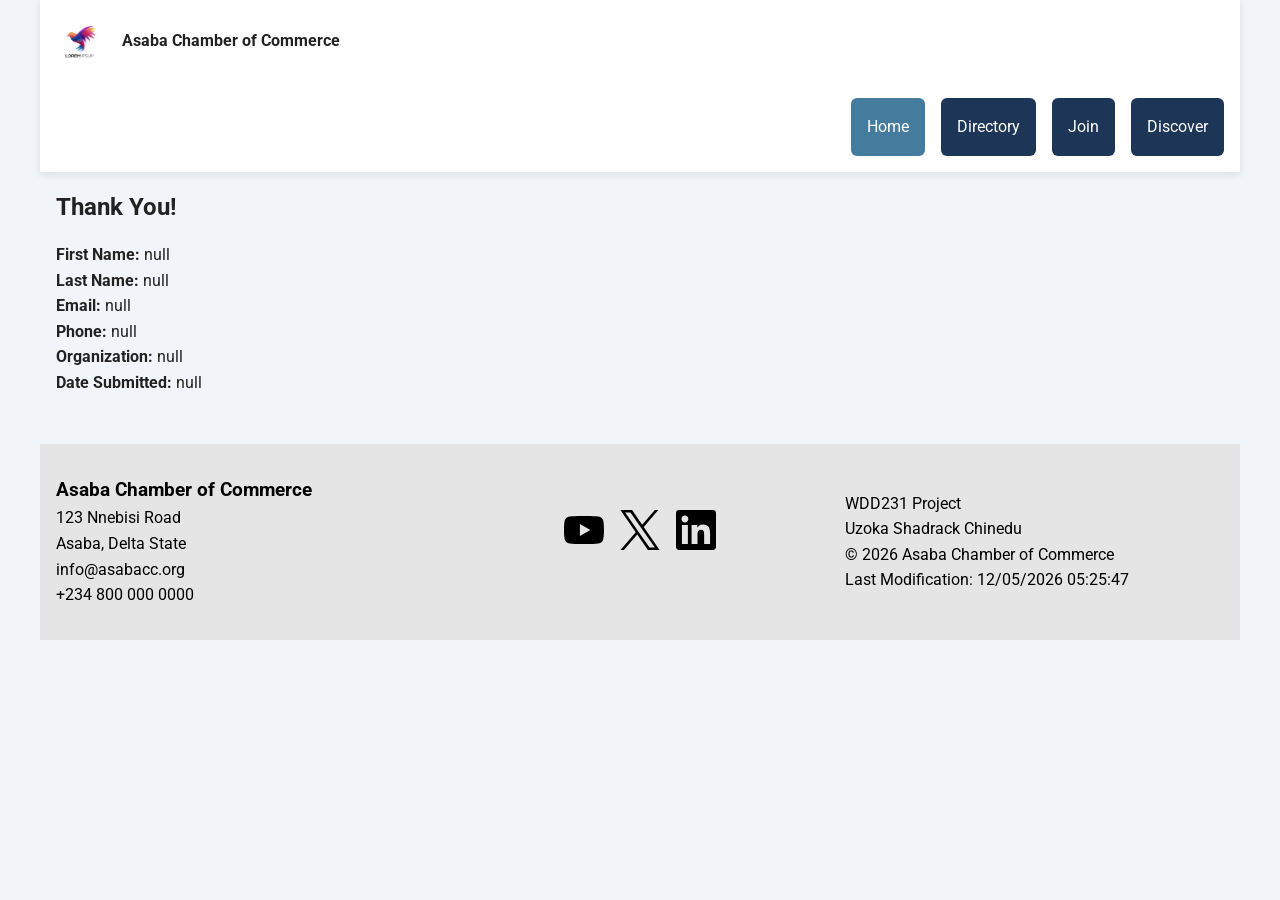
<file: chamber/thankyou.html>
<!DOCTYPE html>
<html lang="en">

<head>
    <meta charset="UTF-8">
    <meta name="viewport" content="width=device-width, initial-scale=1.0">

    <title>Asaba Chamber of Commerce</title>

    <meta name="description" content="Asaba Chamber of Commerce supporting businesses and economic growth.">

    <meta name="author" content="Uzoka Shadrack Chinedu">

    <meta property="og:title" content="Asaba Chamber of Commerce Business Network">
    <meta property="og:description"
        content="Discover business opportunities, local events, networking, and economic growth through the Asaba Chamber of Commerce Community.">
    <meta property="og:image" content="https://shadygolden.github.io/wdd231/chamber/images/hero.webp">
    <meta property="og:url" content="https://shadygolden.github.io/wdd231/chamber/">

    <link rel="icon" type="image/webp" href="images/logo.webp">

    <link rel="stylesheet" href="styles/normalize.css">
    <link rel="stylesheet" href="styles/small.css">
    <link rel="stylesheet" href="styles/larger.css">

    <script src="scripts/navigation.js" defer></script>
    <script src="scripts/date.js" defer></script>
    <script src="scripts/thankyou.js" defer></script>
    <script src="scripts/join.js" defer></script>

    <link rel="preconnect" href="https://fonts.googleapis.com">
    <link rel="preconnect" href="https://fonts.gstatic.com" crossorigin>
    <link
        href="https://fonts.googleapis.com/css2?family=Merriweather:ital,opsz,wght@0,18..144,300..900;1,18..144,300..900&family=Roboto&family=Roboto+Mono:ital,wght@0,100;1,100&display=swap"
        rel="stylesheet">
</head>

<body>

    <header>

        <div class="top-bar">

            <div class="logo-box">
                <img src="images/logo.webp" alt="Chamber Logo" width="50" height="50">
                <span>Asaba Chamber of Commerce</span>
            </div>

            <button id="menu" aria-labelledby="searchLabel"></button>
            <span id="searchLabel">Search</span>

        </div>

        <nav>
            <ul class="navigation">
                <li><a href="index.html" class="active">Home</a></li>
                <li><a href="directory.html">Directory</a></li>
                <li><a href="join.html">Join</a></li>
                <li><a href="discover.html">Discover</a></li>
            </ul>
        </nav>

    </header>


    <main>
        <section class="thankyou-card">

            <h1>Thank You!</h1>

            <p id="results"></p>

        </section>
    </main>



    <footer>

        <div>
            <h3>Asaba Chamber of Commerce</h3>
            <p>123 Nnebisi Road</p>
            <p>Asaba, Delta State</p>
            <p>info@asabacc.org</p>
            <p>+234 800 000 0000</p>
        </div>

        <div class="socials">

            <a href="https://youtube.com" target="_blank">
                <img src="images/youtube.svg" alt="YouTube icon">
            </a>

            <a href="https://twitter.com" target="_blank">
                <img src="images/xmedia.svg" alt="Xsocial icon">
            </a>

            <a href="https://linkedin.com" target="_blank">
                <img src="images/linkedin.svg" alt="LinkedIn icon">
            </a>

        </div>

        <div>
            <p>
                WDD231 Project <br>
                Uzoka Shadrack Chinedu <br>
                &copy; <span id="currentyear"></span> Asaba Chamber of Commerce
            </p>

            <p id="lastModified"></p>
        </div>

    </footer>

</body>

</html>
</file>
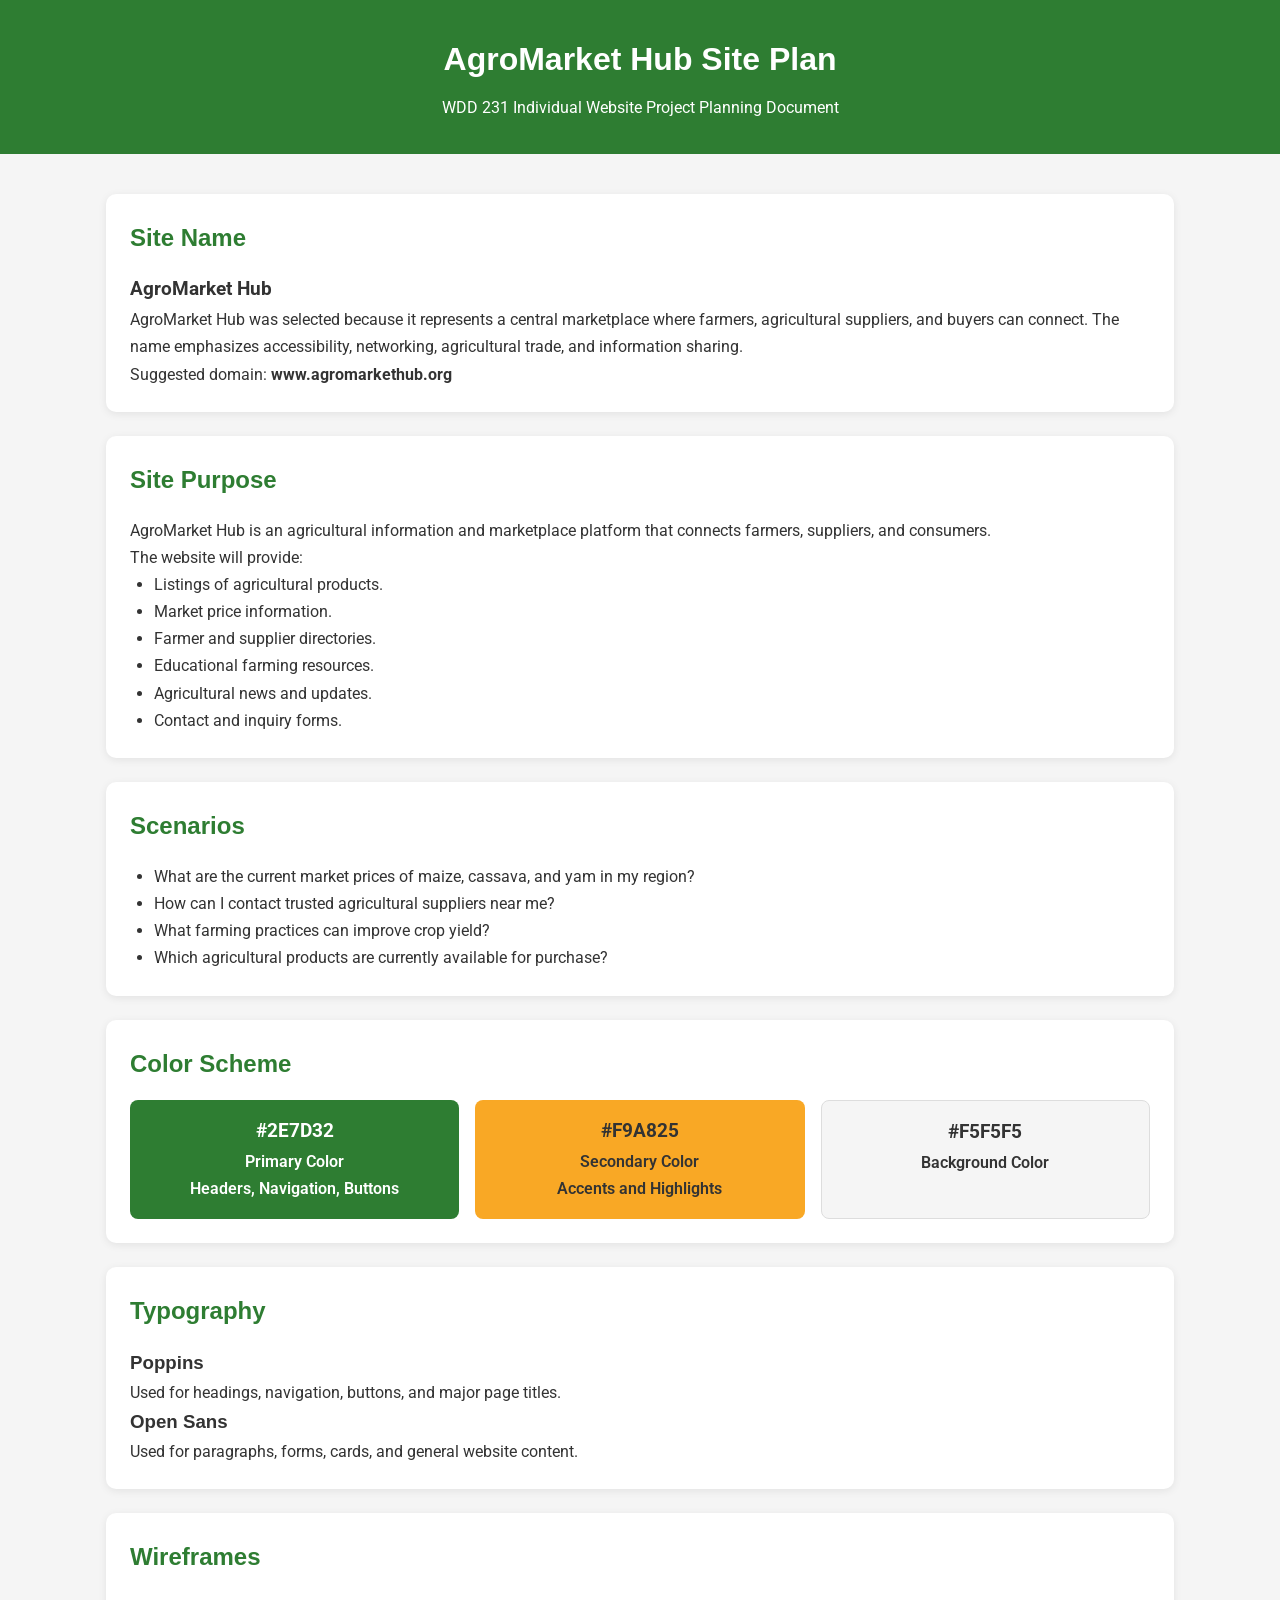
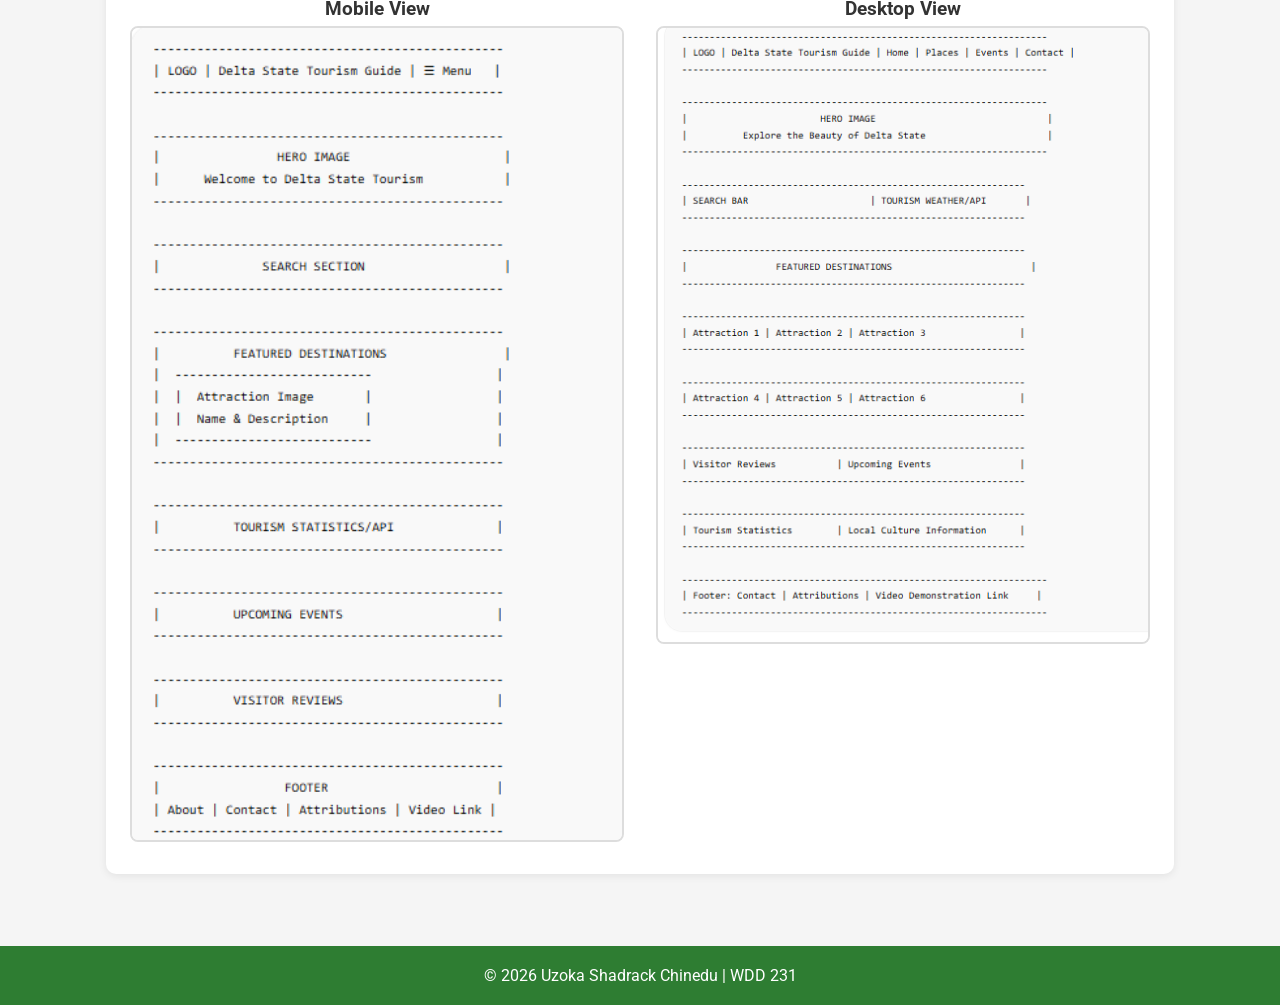
<file: final/siteplan.html>
<!DOCTYPE html>
<html lang="en">

<head>
    <meta charset="UTF-8">
    <meta name="viewport" content="width=device-width, initial-scale=1.0">

    <title>AgroMarket Hub Site Plan | WDD 231</title>

    <meta name="description"
        content="Site plan document for AgroMarket Hub, an agricultural marketplace and resource platform connecting farmers, suppliers, and buyers.">

    <meta name="author" content="Uzoka Shadrack Chinedu">

    <link rel="icon" href="images/favicon.webp">
    <link rel="preconnect" href="https://fonts.googleapis.com">
    <link rel="preconnect" href="https://fonts.gstatic.com" crossorigin>
    <link
        href="https://fonts.googleapis.com/css2?family=Merriweather:ital,opsz,wght@0,18..144,300..900;1,18..144,300..900&family=Roboto&family=Roboto+Mono:ital,wght@0,100;1,100&display=swap"
        rel="stylesheet">

    <link rel="stylesheet" href="styles/siteplan.css">
</head>

<body>

    <header>
        <h1>AgroMarket Hub Site Plan</h1>
        <p>
            WDD 231 Individual Website Project Planning Document
        </p>
    </header>

    <main>

        <section>
            <h2>Site Name</h2>

            <h3>AgroMarket Hub</h3>

            <p>
                AgroMarket Hub was selected because it represents a central
                marketplace where farmers, agricultural suppliers, and buyers
                can connect. The name emphasizes accessibility, networking,
                agricultural trade, and information sharing.
            </p>

            <p>
                Suggested domain:
                <strong>www.agromarkethub.org</strong>
            </p>
        </section>

        <section>
            <h2>Site Purpose</h2>

            <p>
                AgroMarket Hub is an agricultural information and marketplace
                platform that connects farmers, suppliers, and consumers.
            </p>

            <p>The website will provide:</p>

            <ul>
                <li>Listings of agricultural products.</li>
                <li>Market price information.</li>
                <li>Farmer and supplier directories.</li>
                <li>Educational farming resources.</li>
                <li>Agricultural news and updates.</li>
                <li>Contact and inquiry forms.</li>
            </ul>
        </section>

        <section>
            <h2>Scenarios</h2>

            <ul>
                <li>
                    What are the current market prices of maize, cassava,
                    and yam in my region?
                </li>

                <li>
                    How can I contact trusted agricultural suppliers near me?
                </li>

                <li>
                    What farming practices can improve crop yield?
                </li>

                <li>
                    Which agricultural products are currently available
                    for purchase?
                </li>
            </ul>
        </section>

        <section>
            <h2>Color Scheme</h2>

            <div class="colors">

                <div class="color-card green">
                    <h3>#2E7D32</h3>
                    <p>
                        Primary Color
                        <br>
                        Headers, Navigation,
                        Buttons
                    </p>
                </div>

                <div class="color-card yellow">
                    <h3>#F9A825</h3>
                    <p>
                        Secondary Color
                        <br>
                        Accents and Highlights
                    </p>
                </div>

                <div class="color-card gray">
                    <h3>#F5F5F5</h3>
                    <p>
                        Background Color
                    </p>
                </div>

            </div>
        </section>

        <section>
            <h2>Typography</h2>

            <h3 class="heading-font">
                Poppins
            </h3>

            <p>
                Used for headings, navigation,
                buttons, and major page titles.
            </p>

            <h3 class="body-font">
                Open Sans
            </h3>

            <p>
                Used for paragraphs, forms,
                cards, and general website content.
            </p>
        </section>

        <section>
            <h2>Wireframes</h2>

            <div class="wireframes">

                <div class="wireframe-card">

                    <h3>Mobile View</h3>

                    <img src="images/mobile-wireframe.png" alt="Mobile Wireframe">

                </div>

                <div class="wireframe-card">

                    <h3>Desktop View</h3>

                    <img src="images/desktop-wireframe.png" alt="Desktop Wireframe">

                </div>

            </div>
        </section>

    </main>

    <footer>
        <p>
            © 2026 Uzoka Shadrack Chinedu | WDD 231
        </p>
    </footer>

</body>

</html>
</file>
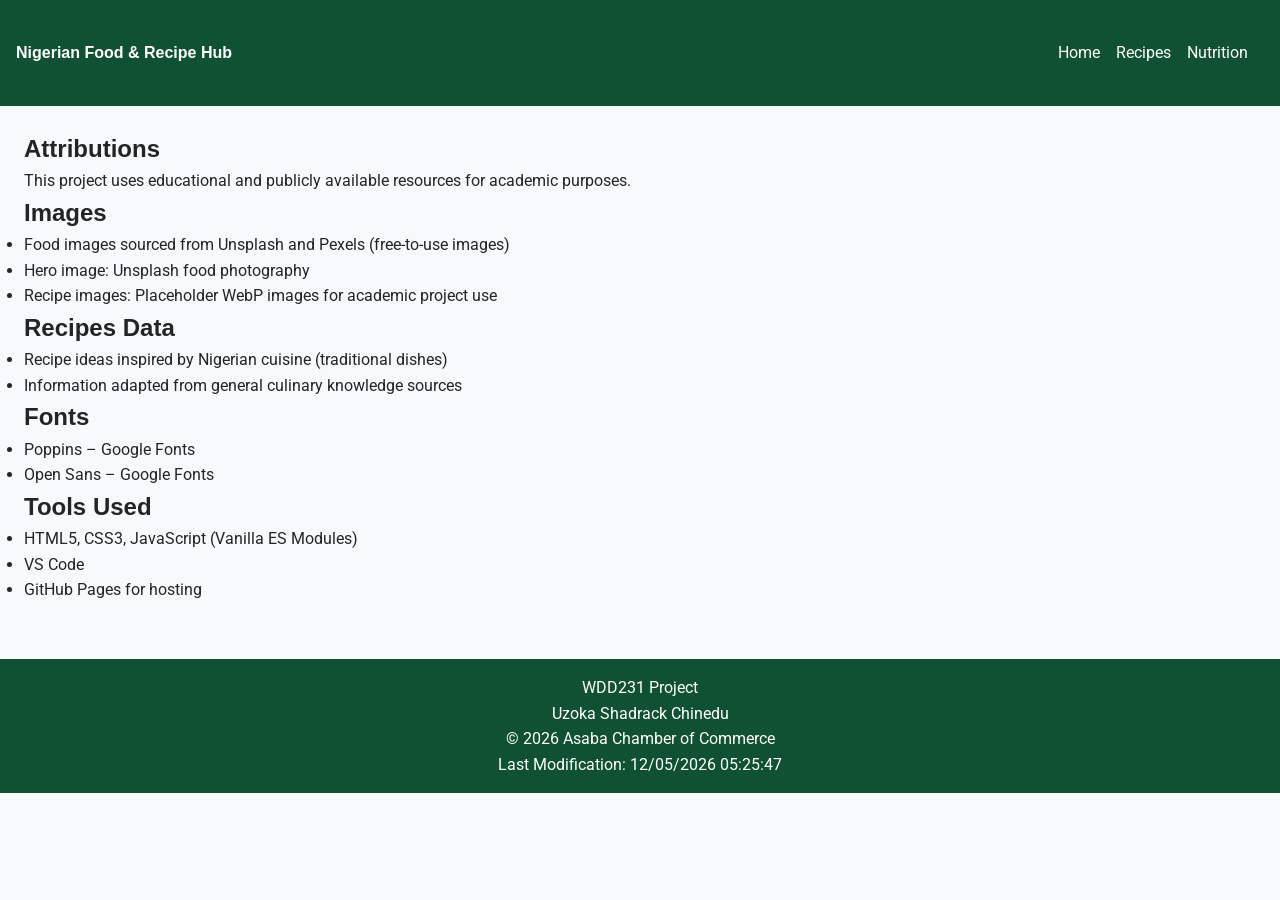
<file: finalproject/attributions.html>
<!DOCTYPE html>
<html lang="en">

<head>
    <meta charset="UTF-8">
    <meta name="viewport" content="width=device-width, initial-scale=1.0">

    <title>Attributions | Nigerian Food & Recipe Hub</title>

    <meta name="description" content="Attributions and sources used in the Nigerian Food & Recipe Hub project.">
    <meta name="author" content="Uzoka Shadrack Chinedu">

    <meta property="og:title" content="Attributes - Explore authentic Nigeria recipes, cooking guides, and nutritional tips for traditional meals across Nigeria">
    <meta property="og:description" content="Explore 15+ Nigerian dishes with ingredients and cooking steps.">
    <meta property="og:image" content="https://shadygolden.github.io/wdd231/finalproject/images/hero.jpeg">
    <meta property="og:url" content="https://shadygolden.github.io/wdd231/finalproject/">
    <meta property="og:type" content="website">

    <link rel="icon" type="image/webp" href="images/logo.webp">

    <script src="scripts/date.js" defer></script>

    <link rel="stylesheet" href="styles/base.css">
    <link rel="stylesheet" href="styles/larger.css">


    <link rel="preconnect" href="https://fonts.googleapis.com">
    <link rel="preconnect" href="https://fonts.gstatic.com" crossorigin>
    <link
        href="https://fonts.googleapis.com/css2?family=Merriweather:ital,opsz,wght@0,18..144,300..900;1,18..144,300..900&family=Roboto&family=Roboto+Mono:ital,wght@0,100;1,100&display=swap"
        rel="stylesheet">

</head>

<body>

    <header>
        <div class="header-container">
            <div class="logo-container">
                <span>Nigerian Food & Recipe Hub</span>
            </div>

            <nav>
                <ul>
                    <li><a href="index.html">Home</a></li>
                    <li><a href="recipes.html">Recipes</a></li>
                    <li><a href="nutrition.html">Nutrition</a></li>
                </ul>
            </nav>
        </div>
    </header>

    <main>

        <section>
            <h1>Attributions</h1>

            <p>This project uses educational and publicly available resources for academic purposes.</p>

            <h2>Images</h2>
            <ul>
                <li>Food images sourced from Unsplash and Pexels (free-to-use images)</li>
                <li>Hero image: Unsplash food photography</li>
                <li>Recipe images: Placeholder WebP images for academic project use</li>
            </ul>

            <h2>Recipes Data</h2>
            <ul>
                <li>Recipe ideas inspired by Nigerian cuisine (traditional dishes)</li>
                <li>Information adapted from general culinary knowledge sources</li>
            </ul>

            <h2>Fonts</h2>
            <ul>
                <li>Poppins – Google Fonts</li>
                <li>Open Sans – Google Fonts</li>
            </ul>

            <h2>Tools Used</h2>
            <ul>
                <li>HTML5, CSS3, JavaScript (Vanilla ES Modules)</li>
                <li>VS Code</li>
                <li>GitHub Pages for hosting</li>
            </ul>

        </section>

    </main>

    <footer>
        <div>
            <p>
                WDD231 Project <br>
                Uzoka Shadrack Chinedu <br>
                &copy; <span id="currentyear"></span> Asaba Chamber of Commerce
            </p>

            <p id="lastModified"></p>
        </div>
    </footer>

</body>

</html>
</file>
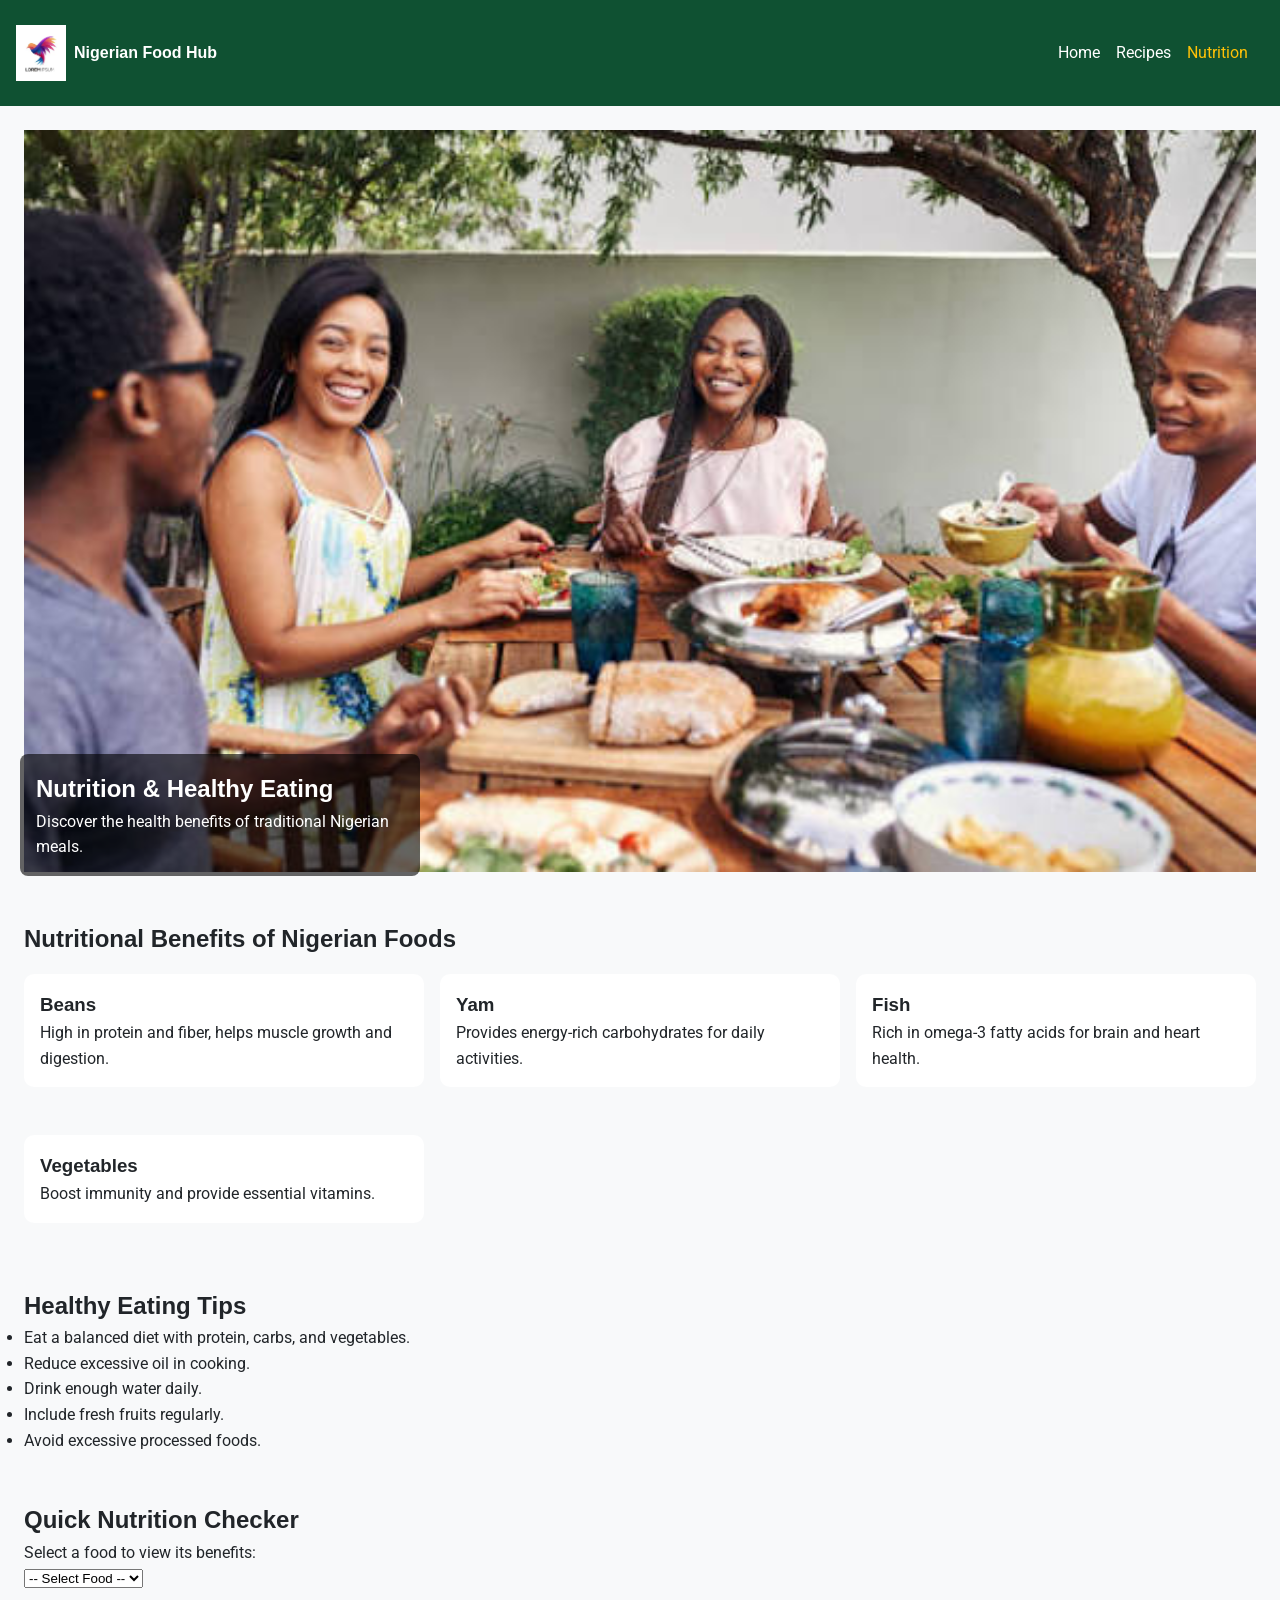
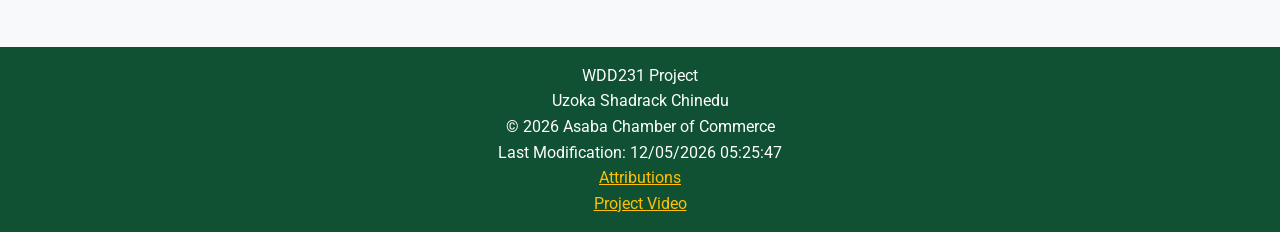
<file: finalproject/nutrition.html>
<!DOCTYPE html>
<html lang="en">

<head>
    <meta charset="UTF-8">
    <meta name="viewport" content="width=device-width, initial-scale=1.0">

    <title>Nigerian Food & Recipe Hub | Nutrition</title>

    <meta name="description"
        content="Learn about the nutritional benefits of Nigerian foods, healthy eating tips, and balanced diet guides.">
    <meta name="author" content="Uzoka Shadrack Chinedu">

    <meta property="og:title" content="Nutrition - Explore authentic Nigeria recipes, cooking guides, and nutritional tips for traditional meals across Nigeria">
    <meta property="og:description" content="Discover the health benefits of Nigerian foods and balanced diet tips.">
    <meta property="og:image" content="https://shadygolden.github.io/wdd231/finalproject/images/hero.jpeg">
    <meta property="og:url" content="https://shadygolden.github.io/wdd231/finalproject/">

    <link rel="icon" type="image/webp" href="images/logo.webp">

    <link rel="preconnect" href="https://fonts.googleapis.com">
    <link rel="preconnect" href="https://fonts.gstatic.com" crossorigin>
    <link
        href="https://fonts.googleapis.com/css2?family=Merriweather:ital,opsz,wght@0,18..144,300..900;1,18..144,300..900&family=Roboto&family=Roboto+Mono:ital,wght@0,100;1,100&display=swap"
        rel="stylesheet">

    <script type="module" src="scripts/nutrition.js"></script>
    <script src="scripts/date.js" defer></script>
    <script type="module" src="scripts/main.js"></script>

    <link rel="stylesheet" href="styles/base.css">
    <link rel="stylesheet" href="styles/larger.css">
</head>

<body>

    <header>
        <div class="header-container">

            <div class="logo-container">
                <img src="images/logo.webp" alt="Nigerian Food Hub Logo" width="50">
                <span>Nigerian Food Hub</span>
            </div>

            <button id="menuBtn">☰</button>

            <nav id="navigation">
                <ul>
                    <li><a href="index.html">Home</a></li>
                    <li><a href="recipes.html">Recipes</a></li>
                    <li><a href="nutrition.html" class="active">Nutrition</a></li>
                </ul>
            </nav>

        </div>
    </header>

    <main>

        <!-- HERO -->
        <section class="hero">
            <img src="images/hero.jpeg" alt="Healthy Nigerian food" loading="eager">

            <div class="hero-content">
                <h1>Nutrition & Healthy Eating</h1>
                <p>Discover the health benefits of traditional Nigerian meals.</p>
            </div>
        </section>

        <!-- FOOD BENEFITS -->
        <section>

            <h2>Nutritional Benefits of Nigerian Foods</h2>

            <div class="tips-grid">

                <article>
                    <h3>Beans</h3>
                    <p>High in protein and fiber, helps muscle growth and digestion.</p>
                </article>

                <article>
                    <h3>Yam</h3>
                    <p>Provides energy-rich carbohydrates for daily activities.</p>
                </article>

                <article>
                    <h3>Fish</h3>
                    <p>Rich in omega-3 fatty acids for brain and heart health.</p>
                </article>

                <article>
                    <h3>Vegetables</h3>
                    <p>Boost immunity and provide essential vitamins.</p>
                </article>

            </div>

        </section>

        <!-- HEALTHY EATING TIPS -->
        <section>

            <h2>Healthy Eating Tips</h2>

            <ul>
                <li>Eat a balanced diet with protein, carbs, and vegetables.</li>
                <li>Reduce excessive oil in cooking.</li>
                <li>Drink enough water daily.</li>
                <li>Include fresh fruits regularly.</li>
                <li>Avoid excessive processed foods.</li>
            </ul>

        </section>

        <!-- INTERACTIVE CALCULATOR (JS READY) -->
        <section>

            <h2>Quick Nutrition Checker</h2>

            <p>Select a food to view its benefits:</p>

            <select id="foodSelect">
                <option value="">-- Select Food --</option>
                <option value="beans">Beans</option>
                <option value="yam">Yam</option>
                <option value="fish">Fish</option>
                <option value="rice">Rice</option>
            </select>

            <div id="nutritionResult"></div>

        </section>

    </main>

    <footer>

        <div>
            <p>
                WDD231 Project <br>
                Uzoka Shadrack Chinedu <br>
                &copy; <span id="currentyear"></span> Asaba Chamber of Commerce
            </p>

            <p id="lastModified"></p>
        </div>

        <p><a href="attributions.html">Attributions</a></p>

        <p><a href="https://www.loom.com/share/ffa0db78514a4473a27d078d0064df47" target="_blank" rel="noopener">Project Video</a></p>

    </footer>

</body>

</html>
</file>
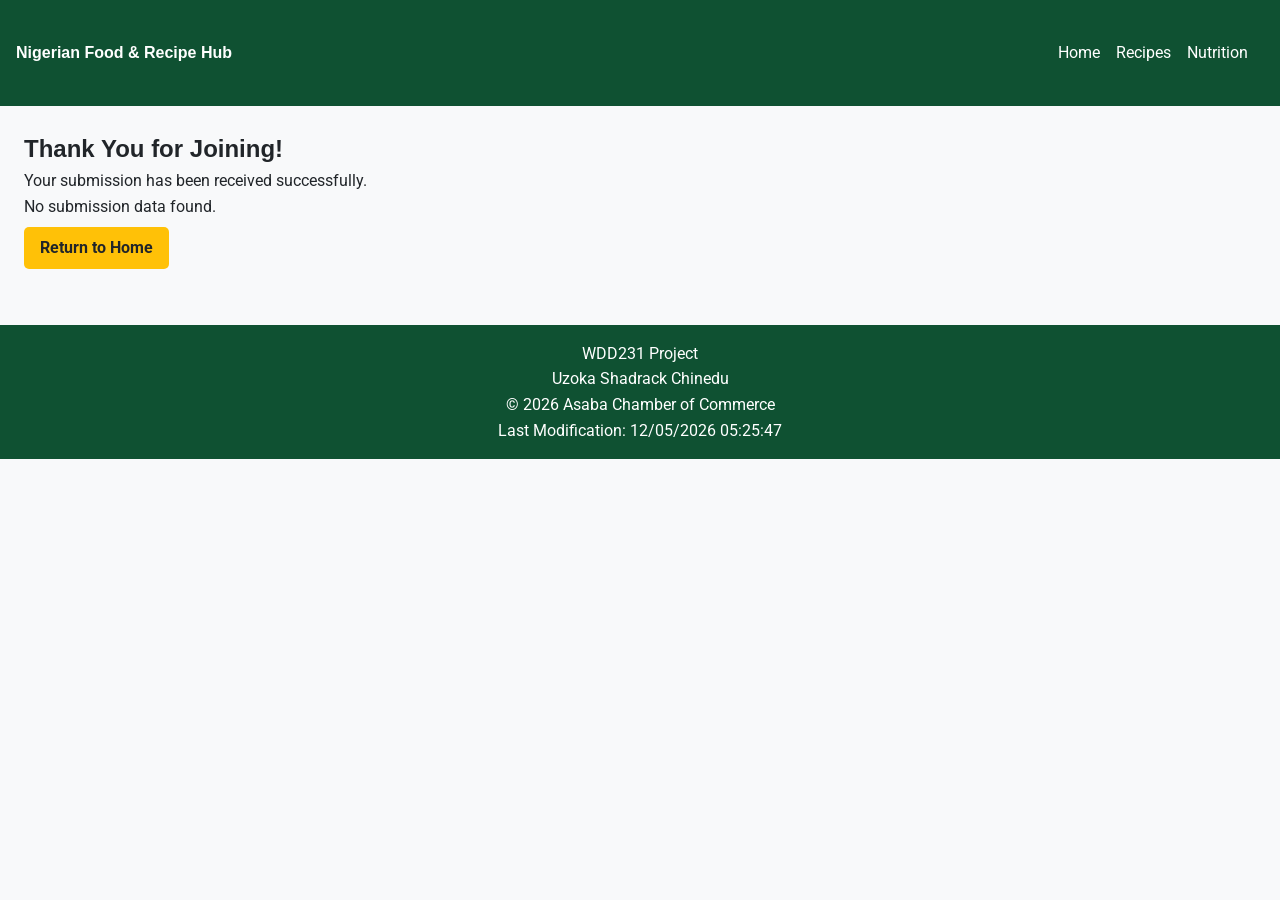
<file: finalproject/thankyou.html>
<!DOCTYPE html>
<html lang="en">

<head>
    <meta charset="UTF-8">
    <meta name="viewport" content="width=device-width, initial-scale=1.0">

    <title>Thank You | Nigerian Food & Recipe Hub</title>

    <meta name="description" content="Thank you for submitting your information to the Nigerian Food & Recipe Hub.">
    <meta name="author" content="Uzoka Shadrack Chinedu">

    <meta property="og:title" content="Thank you - Explore authentic Nigeria recipes, cooking guides, and nutritional tips for traditional meals across Nigeria">
    <meta property="og:description" content="Explore 15+ Nigerian dishes with ingredients and cooking steps.">
    <meta property="og:image" content="https://shadygolden.github.io/wdd231/finalproject/images/hero.jpeg">
    <meta property="og:url" content="https://shadygolden.github.io/wdd231/finalproject/">
    <meta property="og:type" content="website">

    <link rel="icon" type="image/webp" href="images/logo.webp">

    <script src="scripts/storage.js" defer></script>
    <script src="scripts/date.js" defer></script>


    <link rel="stylesheet" href="styles/base.css">
    <link rel="stylesheet" href="styles/larger.css">

    <link rel="preconnect" href="https://fonts.googleapis.com">
    <link rel="preconnect" href="https://fonts.gstatic.com" crossorigin>
    <link
        href="https://fonts.googleapis.com/css2?family=Merriweather:ital,opsz,wght@0,18..144,300..900;1,18..144,300..900&family=Roboto&family=Roboto+Mono:ital,wght@0,100;1,100&display=swap"
        rel="stylesheet">

</head>

<body>

    <header>
        <div class="header-container">

            <div class="logo-container">
                <span>Nigerian Food & Recipe Hub</span>
            </div>

            <nav>
                <ul>
                    <li><a href="index.html">Home</a></li>
                    <li><a href="recipes.html">Recipes</a></li>
                    <li><a href="nutrition.html">Nutrition</a></li>
                </ul>
            </nav>

        </div>
    </header>

    <main>

        <section class="thankyou">

            <h1>Thank You for Joining!</h1>

            <p>Your submission has been received successfully.</p>

            <div id="userInfo"></div>

            <a href="index.html" class="cta-button">
                Return to Home
            </a>

        </section>

    </main>

    <footer>
        <div>
            <p>
                WDD231 Project <br>
                Uzoka Shadrack Chinedu <br>
                &copy; <span id="currentyear"></span> Asaba Chamber of Commerce
            </p>

            <p id="lastModified"></p>
        </div>
    </footer>

</body>

</html>
</file>
<file: styles/small.css>
* {
    margin: 0;
    padding: 0;
    box-sizing: border-box;
}

:root {
    --primary-color: #1f1f1f;
    --secondary-color: #444;
    --accent-color: #2d6a4f;
    --background-color: #f5f5f5;
    --card-color: #e5e5e5;
    --text-color: #222;
    --white: #ffffff;
}

body {
    font-family: 'Roboto', sans-serif;
    background-color: var(--background-color);
    color: var(--text-color);
    max-width: 1200px;
    margin: 0 auto;
}

/* =========================
   HEADER
========================= */

header {
    display: flex;
    justify-content: space-between;
    align-items: center;
    padding: 1rem;
    background-color: var(--white);
}

.logo-box {
    display: flex;
    align-items: center;
    gap: 1rem;
}

.logo-box img {
    width: 55px;
    height: auto;
}

.logo-box span {
    font-size: 1.4rem;
    font-weight: 700;
}

/* =========================
   HAMBURGER
========================= */

#menu {
    background: none;
    border: none;
    font-size: 2rem;
    color: var(--primary-color);
    cursor: pointer;
}

#menu::before {
    content: "☰";
}

#menu.open::before {
    content: "✖";
}

/* =========================
   NAVIGATION
========================= */

.navigation {
    list-style: none;
    display: none;
}

.navigation.open {
    display: block;
}

.navigation li a {
    display: block;
    padding: 1rem;
    text-decoration: none;
    background-color: var(--primary-color);
    color: var(--white);
    border-top: 1px solid #555;
    transition: background-color 0.3s ease;
}

.navigation li a:hover {
    background-color: var(--secondary-color);
}

.navigation .active {
    background-color: var(--accent-color);
}

/* =========================
   MAIN
========================= */

main {
    padding: 1rem;
}

h1 {
    margin-bottom: 1rem;
    font-size: 2rem;
}

/* =========================
   CARDS
========================= */

.card,
.courses-section {
    background-color: var(--white);
    margin-bottom: 1.5rem;
    border-radius: 8px;
    overflow: hidden;
    box-shadow: 0 2px 8px rgba(0,0,0,0.1);
}

.card h2,
.courses-section h2 {
    background-color: var(--primary-color);
    color: var(--white);
    padding: 0.8rem;
    text-align: center;
    font-size: 1.2rem;
}

.card p {
    padding: 1rem;
    line-height: 1.7;
}

.photo img {
    width: 100%;
    max-width: 250px;
    display: block;
    margin: 1rem auto;
    border-radius: 10px;
}

/* =========================
   BUTTONS
========================= */

.buttons {
    display: flex;
    justify-content: center;
    gap: 1rem;
    flex-wrap: wrap;
    padding: 1rem;
}

.buttons button {
    padding: 0.8rem 1.5rem;
    border: none;
    border-radius: 8px;
    background-color: #d9d9d9;
    font-weight: 700;
    cursor: pointer;
    transition: all 0.3s ease;
}

.buttons button:hover {
    background-color: var(--accent-color);
    color: var(--white);
}

/* =========================
   COURSE CARDS
========================= */

#course-container {
    display: flex;
    flex-direction: column;
    gap: 1rem;
    padding: 1rem;
}

.course-card {
    background-color: #d9d9d9;
    padding: 1rem;
    border-radius: 8px;
    text-align: center;
    font-weight: 700;
    transition: transform 0.3s ease;
}

.course-card:hover {
    transform: translateY(-3px);
}

.completed {
    background-color: var(--accent-color);
    color: var(--white);
}

#credits {
    text-align: center;
    padding-bottom: 1rem;
    font-weight: 700;
}

/* =========================
   FOOTER
========================= */

footer {
    background-color: #ddd;
    text-align: center;
    padding: 1.5rem;
}

.socials {
    display: flex;
    justify-content: center;
    gap: 1rem;
    margin-bottom: 1rem;
}

.socials img {
    width: 40px;
    height: 40px;
    transition: transform 0.3s ease;
}

.socials img:hover {
    transform: scale(1.1);
}

footer p {
    margin: 0.4rem 0;
}
</file>
<file: styles/large.css>
@media screen and (min-width: 768px) {

    /* =========================
       HEADER
    ========================= */

    #menu {
        display: none;
    }

    /* =========================
       NAVIGATION
    ========================= */

    .navigation {
        display: flex;
        background-color: var(--primary-color);
    }

    .navigation li {
        flex: 1;
    }

    .navigation li a {
        border: none;
        text-align: center;
    }

    /* =========================
       TOP SECTION
    ========================= */

    .top-section {
        display: grid;
        grid-template-columns: 2fr 1fr;
        gap: 1.5rem;
        align-items: stretch;
    }

    .photo img {
        height: 300px;
        object-fit: cover;
    }

    /* =========================
       COURSES
    ========================= */

    #course-container {
        display: grid;
        grid-template-columns: repeat(3, 1fr);
        gap: 1rem;
    }

    .course-card {
        font-size: 1.1rem;
    }
}
</file>
<file: chamber/styles/small.css>
/* FOR BOTH DIRECTORY AND INDEX HTML PAGE FILES */
:root {
    --primary: #1d3557;
    --secondary: #457b9d;
    --background: #f1f5f9;
    --white: #ffffff;
    --text: #222;
}

* {
    margin: 0;
    padding: 0;
    box-sizing: border-box;
}

body {
    font-family: "Roboto", sans-serif;
    background: var(--background);
    color: var(--text);
    line-height: 1.6;
}

img {
    max-width: 100%;
    display: block;
}

header,
main,
footer {
    max-width: 1200px;
    margin: 0 auto;
}

header {
    background: var(--white);
    box-shadow: 0 2px 8px rgba(0, 0, 0, 0.1);
}

.top-bar {
    display: flex;
    justify-content: space-between;
    align-items: center;
    padding: 1rem;
    width: 100%;
}

.logo-box {
    display: flex;
    align-items: center;
    gap: 1rem;
    font-weight: 700;
}

#menu {
    background: none;
    border: none;
    font-size: 2rem;
    cursor: pointer;
}

#menu::before {
    content: "☰";
}

#menu.open::before {
    content: "✖";
}

.navigation {
    list-style: none;
}

.navigation li {
    display: none;
}

.navigation.open li {
    display: block;
}

.navigation a {
    display: block;
    padding: 1rem;
    text-decoration: none;
    color: white;
    background: var(--primary);
    border-top: 1px solid rgba(255, 255, 255, 0.1);
}

.navigation a:hover,
.navigation a.active {
    background: var(--secondary);
}

main {
    padding: 1rem;
}

.hero {
    position: relative;
    margin-bottom: 2rem;
}

.hero img {
    width: 100%;
    border-radius: 10px;
    object-fit: cover;
}

.cta-btn {
    position: absolute;
    bottom: 20px;
    right: 20px;
    background: var(--primary);
    color: white;
    padding: 1rem 1.5rem;
    text-decoration: none;
    border-radius: 8px;
    font-weight: 700;
}

h1 {
    margin-bottom: 1rem;
}

.home-grid {
    display: grid;
    gap: 1rem;
}

.card,
.spotlight-card {
    background: white;
    padding: 1rem;
    border-radius: 10px;
    box-shadow: 0 3px 10px rgba(0, 0, 0, 0.08);
}

.card h2,
.spotlights h2 {
    background: var(--primary);
    color: white;
    padding: 0.8rem;
    border-radius: 6px;
    margin-bottom: 1rem;
}

#spotlight-container {
    display: grid;
    gap: 1rem;
    margin-top: 1rem;

}

.spotlight-card {
    text-align: left;
}

.spotlight-card h3 {
    text-align: center;
}


.spotlight-card img {
    width: 120px;
    height: 120px;
    margin: 0 auto 1rem;
    object-fit: contain;
}

footer {
    margin-top: 2rem;
    background-color: #e5e5e5;
    color: black;
    padding: 2rem 1rem;
    display: grid;
    gap: 1rem;
}

.socials a {
    color: white;
    text-decoration: none;
}

.card {
    background-color: #e5e5e5;
    border-radius: 10px;
    overflow: hidden;
    box-shadow: 0 2px 8px rgba(0, 0, 0, 0.1);
}

.card h2 {
    color: white;
    text-align: center;
    padding: 0.8rem;
    font-size: 1.2rem;
}

.current-weather,
.weather-forecast,
.events {
    background-color: #e5e5e5;
}

.weather-content {
    display: flex;
    align-items: center;
    gap: 1rem;
    padding: 1rem;
}

.weather-content img {
    align-self: normal;

}

.weather-details p,
.forecast-details p {
    margin: 0.5rem 0;
    font-size: 1rem;
}

.forecast-details {
    padding: 1rem;
}

.socials {
    display: flex;
    justify-content: center;
    gap: 1rem;
    margin-bottom: 1.5rem;
}

.socials img {
    width: 40px;
    height: 40px;
}

/* FOR THE JOIN HTML PAGE FILE */

.join-main {
    display: grid;
    gap: 2rem;
    padding: 1rem;
}

.form,
.membership-card,
dialog {
    background: #ffffff;
    border-radius: 10px;
    padding: 1rem;
    box-shadow: 0 2px 10px rgba(0,0,0,0.1);
}

form {
    display: flex;
    flex-direction: column;
    gap: 1rem;
}

label {
    display: flex;
    flex-direction: column;
    font-weight: 600;
}

input,
textarea,
select {
    padding: 0.8rem;
    border: 1px solid #ccc;
    border-radius: 6px;
}

.submit-btn {
    background: #1d3557;
    color: white;
    border: none;
    cursor: pointer;
    transition: 0.3s ease;
}

.submit-btn:hover {
    background: #457b9d;
}



.membership-cards {
    display: grid;
    gap: 1rem;
}

.membership-card {
    text-align: center;
    animation: fadeIn 1s ease forwards;
    opacity: 0;
}

.membership-card:nth-child(1) {
    animation-delay: 0.2s;
}

.membership-card:nth-child(2) {
    animation-delay: 0.4s;
}

.membership-card:nth-child(3) {
    animation-delay: 0.6s;
}

.membership-card:nth-child(4) {
    animation-delay: 0.8s;
}

.myh2{
        text-align: center;
        margin-bottom: 20px;
        color: #222;
        font-style: italic;
    }


@keyframes fadeIn {
    from {
        opacity: 0;
        transform: translateY(20px);
    }

    to {
        opacity: 1;
        transform: translateY(0);
    }
}

dialog {
    max-width: 400px;
    border: none;
}

dialog::backdrop {
    background: rgba(0,0,0,0.5);
}


/* FOR DISCOVER HTML PAGE FILES */

#visit-message{
background:#eef6ff;
padding:1rem;
margin:1rem 0;
border-left:5px solid #004e89;
border-radius:8px;
font-weight:600;
}

.discover-grid{
display:grid;
grid-template-areas:
"card1"
"card2"
"card3"
"card4"
"card5"
"card6"
"card7"
"card8";
gap:1rem;
}

.discover-grid article{
background:white;
border-radius:10px;
padding:1rem;
box-shadow:0 2px 10px rgba(0,0,0,.1);
}

.discover-grid img{
width:100%;
height:auto;
border-radius:8px;
}

#divvh2 {
    font-size: 20px;
}
</file>
<file: chamber/styles/larger.css>
@media screen and (min-width: 1025px) {
    .maindiv {
        display: flex;
        justify-content: space-evenly;
    }

    .grid-view {
        grid-template-columns: repeat(3, 1fr);
    }

    #menu {
        display: none;
    }

    #searchLabel {
        display: none;
    }

    .navigation {
        display: flex;
        justify-content: flex-end;
        gap: 1rem;
        padding: 1rem;
    }

    .navigation li {
        display: block;
    }

    .navigation a {
        border: none;
        border-radius: 6px;
    }

    .home-grid {
        grid-template-columns: 2fr 1fr 1fr;
    }

    #spotlight-container {
        grid-template-columns: repeat(3, 1fr);
    }

    footer {
        grid-template-columns: repeat(3, 1fr);
        align-items: center;
    }

    .home-sections {
        display: grid;
        grid-template-columns: 2fr 1fr 1fr;
        gap: 1rem;
        align-items: stretch;
    }

    .spotlight-content {
        display: flex;
        align-items: flex-start;
        margin-top: 1rem;
    }

    .spotlight-image img {
        max-width: 150px;
        height: auto;
        margin-right: 1.5rem;
        border-radius: 4px;
    }

    .spotlight-info {
        flex: 1;
    }

    .join-main {
        grid-template-columns: 2fr 1fr;
        align-items: start;
    }

    #joinh1 {
        grid-column: 1/3;
    }

    /* FOR DISCOVER HTML PAGE FILES */

    .discover-grid {

        display: grid;

        grid-template-columns:
            1fr 1fr 1fr;

        grid-template-areas:

            "card1 card1 card2"
            "card3 card4 card2"
            "card5 card6 card7"
            "card8 card8 card7";

        gap: 1.5rem;
    }

    .discover-grid article:nth-child(1) {
        grid-area: card1;
    }

    .discover-grid article:nth-child(2) {
        grid-area: card2;
    }

    .discover-grid article:nth-child(3) {
        grid-area: card3;
    }

    .discover-grid article:nth-child(4) {
        grid-area: card4;
    }

    .discover-grid article:nth-child(5) {
        grid-area: card5;
    }

    .discover-grid article:nth-child(6) {
        grid-area: card6;
    }

    .discover-grid article:nth-child(7) {
        grid-area: card7;
    }

    .discover-grid article:nth-child(8) {
        grid-area: card8;
    }

    .discover-grid img {
        transition: all .4s ease;
    }

    .discover-grid img:hover {
        transform: scale(1.05);
        filter: brightness(1.1);
        box-shadow: 0 8px 20px rgba(0, 0, 0, .3);
    }


}
</file>
<file: finalproject/styles/base.css>
/* =======================
   ROOT VARIABLES
======================= */
:root {
    --primary: #0F5132;
    --secondary: #FFC107;
    --background: #F8F9FA;
    --text: #212529;
    --white: #ffffff;
}

/* =======================
   RESET
======================= */
* {
    margin: 0;
    padding: 0;
    box-sizing: border-box;
}

body {
    font-family: "Roboto", sans-serif;
    background: var(--background);
    color: var(--text);
    line-height: 1.6;
}

/* =======================
   HEADER
======================= */
header {
    background: var(--primary);
    color: var(--white);
    padding: 1rem;
    position: relative;
    z-index: 1000;
    
}

.header-container {
    display: flex;
    justify-content: space-between;
    align-items: center;
}

.logo-container {
    display: flex;
    align-items: center;
    gap: 0.5rem;
    font-family: "Poppins", sans-serif;
    font-weight: 600;
}


/* NAVIGATION */
nav ul {
    list-style: none;
    display: none;
    flex-direction: column;
    background: var(--primary);
    position: absolute;
    top: 70px;
    right: 0;
    width: 200px;
    padding: 1rem;
}

nav ul li {
    margin: 0.5rem 0;
}

nav a {
    color: var(--white);
    text-decoration: none;
}

nav a.active {
    color: var(--secondary);
}

/* MENU BUTTON */
#menuBtn {
    background: none;
    border: none;
    color: var(--white);
    font-size: 2rem;
}

/* SHOW MENU */
nav.open ul {
    display: flex;
}

/* =======================
   HERO
======================= */
.hero {
    position: relative;
}

.hero img {
    width: 100%;
    height: auto;
    display: block;
}

.hero-content {
    position: absolute;
    bottom: 20px;
    left: 20px;
    background: rgba(0, 0, 0, 0.6);
    color: var(--white);
    padding: 1rem;
    border-radius: 8px;
}

.cta-button {
    display: inline-block;
    margin-top: 0.5rem;
    background: var(--secondary);
    color: var(--text);
    padding: 0.5rem 1rem;
    text-decoration: none;
    border-radius: 5px;
    font-weight: bold;
}

/* =======================
   SECTIONS
======================= */
section {
    padding: 1.5rem;
}

h1,
h2,
h3 {
    font-family: "Poppins", sans-serif;
}

/* =======================
   FEATURED
======================= */
.featured-card {
    background: var(--white);
    padding: 1rem;
    border-radius: 10px;
    box-shadow: 0 2px 8px rgba(0, 0, 0, 0.1);
}

.featured-card img {
    width: 100%;
    border-radius: 8px;
}

/* =======================
   RECIPE CARDS
======================= */
.recipe-card {
    background: var(--white);
    padding: 1rem;
    margin: 1rem 0;
    border-radius: 10px;
    box-shadow: 0 2px 6px rgba(0, 0, 0, 0.1);
}

.recipe-card img {
    width: 100%;
    border-radius: 8px;
    height: 400px;
    object-fit: cover;
    display: block;
}

/* =======================
   NUTRITION
======================= */
.tips-grid article {
    background: var(--white);
    padding: 1rem;
    margin: 1rem 0;
    border-radius: 10px;
}

/* =======================
   FORM
======================= */
.newsletter form {
    display: flex;
    flex-direction: column;
    gap: 0.8rem;
}

input,
button {
    padding: 0.7rem;
    border-radius: 5px;
    border: 1px solid #ccc;
}

button {
    background: var(--primary);
    color: var(--white);
    border: none;
    cursor: pointer;
}

/* =======================
   MODAL
======================= */
dialog {
    border: none;
    padding: 1.5rem;
    border-radius: 10px;
    max-width: 400px;
}

/* =======================
   FOOTER
======================= */
footer {
    text-align: center;
    padding: 1rem;
    background: var(--primary);
    color: var(--white);
    margin-top: 2rem;
}

footer a {
    color: var(--secondary);
}


/* =======================
   RECIPES IMAGE SIZE
======================= */
</file>
<file: finalproject/styles/larger.css>
@media screen and (min-width: 768px) {
    /* =======================
   NAVIGATION (DESKTOP)
======================= */

    #menuBtn {
        display: none;
    }

    nav ul {
        display: flex !important;
        flex-direction: row;
        position: static;
        width: auto;
        gap: 1rem;
        background: none;
    }

    /* =======================
   HERO LAYOUT
======================= */
    .hero-content {
        max-width: 400px;
    }

    /* =======================
   RECIPE GRID
======================= */

    .recipe-grid {
        display: grid;
        grid-template-columns: repeat(3, 1fr);
        gap: 1rem;
    }

    .recipe-card {
        margin: 0;
    }

    /* =======================
   NUTRITION GRID
======================= */

    .tips-grid {
        display: grid;
        grid-template-columns: repeat(3, 1fr);
        gap: 1rem;
    }

    /* =======================
   FEATURED LAYOUT
======================= */

    .featured-card {
        display: flex;
        gap: 1rem;
        align-items: center;
    }

    .featured-card img {
        width: 50%;
    }

}
</file>
<file: chamber/styles/medium.css>
@media screen and (min-width:641px) {

    .discover-grid {

        display: grid;

        grid-template-columns: 1fr 1fr;

        grid-template-areas:

            "card1 card2"
            "card3 card4"
            "card5 card6"
            "card7 card8";

        gap: 1.5rem;
    }

    .discover-grid article:nth-child(1) {
        grid-area: card1;
    }

    .discover-grid article:nth-child(2) {
        grid-area: card2;
    }

    .discover-grid article:nth-child(3) {
        grid-area: card3;
    }

    .discover-grid article:nth-child(4) {
        grid-area: card4;
    }

    .discover-grid article:nth-child(5) {
        grid-area: card5;
    }

    .discover-grid article:nth-child(6) {
        grid-area: card6;
    }

    .discover-grid article:nth-child(7) {
        grid-area: card7;
    }

    .discover-grid article:nth-child(8) {
        grid-area: card8;
    }

}
</file>
<file: final/styles/siteplan.css>
:root{
    --primary:#2E7D32;
    --secondary:#F9A825;
    --background:#F5F5F5;
    --text:#333333;
    --white:#ffffff;
}

*{
    margin:0;
    padding:0;
    box-sizing:border-box;
}

body{
    font-family: "Roboto", sans-serif;
    background:var(--background);
    color:var(--text);
    line-height:1.7;
}

header{
    background:var(--primary);
    color:white;
    text-align:center;
    padding:2rem;
}

header h1{
    font-family:'Poppins',sans-serif;
    margin-bottom:.5rem;
}

main{
    max-width:1100px;
    margin:auto;
    padding:1rem;
}

section{
    background:white;
    margin:1.5rem 0;
    padding:1.5rem;
    border-radius:10px;
    box-shadow:0 2px 8px rgba(0,0,0,.08);
}

h2{
    color:var(--primary);
    font-family:'Poppins',sans-serif;
    margin-bottom:1rem;
}

ul{
    padding-left:1.5rem;
}

.colors{
    display:grid;
    gap:1rem;
}

.color-card{
    padding:1rem;
    border-radius:8px;
    text-align:center;
    font-weight:600;
}

.green{
    background:#2E7D32;
    color:white;
}

.yellow{
    background:#F9A825;
}

.gray{
    background:#F5F5F5;
    border:1px solid #ddd;
}

.heading-font{
    font-family:'Poppins',sans-serif;
}

.body-font{
    font-family:'Open Sans',sans-serif;
}

.wireframes{
    display:grid;
    gap:2rem;
}

.wireframe-card{
    text-align:center;
}

.wireframe-card img{
    width:100%;
    max-width:500px;
    border:2px solid #ddd;
    border-radius:8px;
}

footer{
    text-align:center;
    background:var(--primary);
    color:white;
    padding:1rem;
    margin-top:2rem;
}

@media screen and (min-width:768px){

    .colors{
        grid-template-columns:repeat(3,1fr);
    }

    .wireframes{
        grid-template-columns:1fr 1fr;
    }
}
</file>
